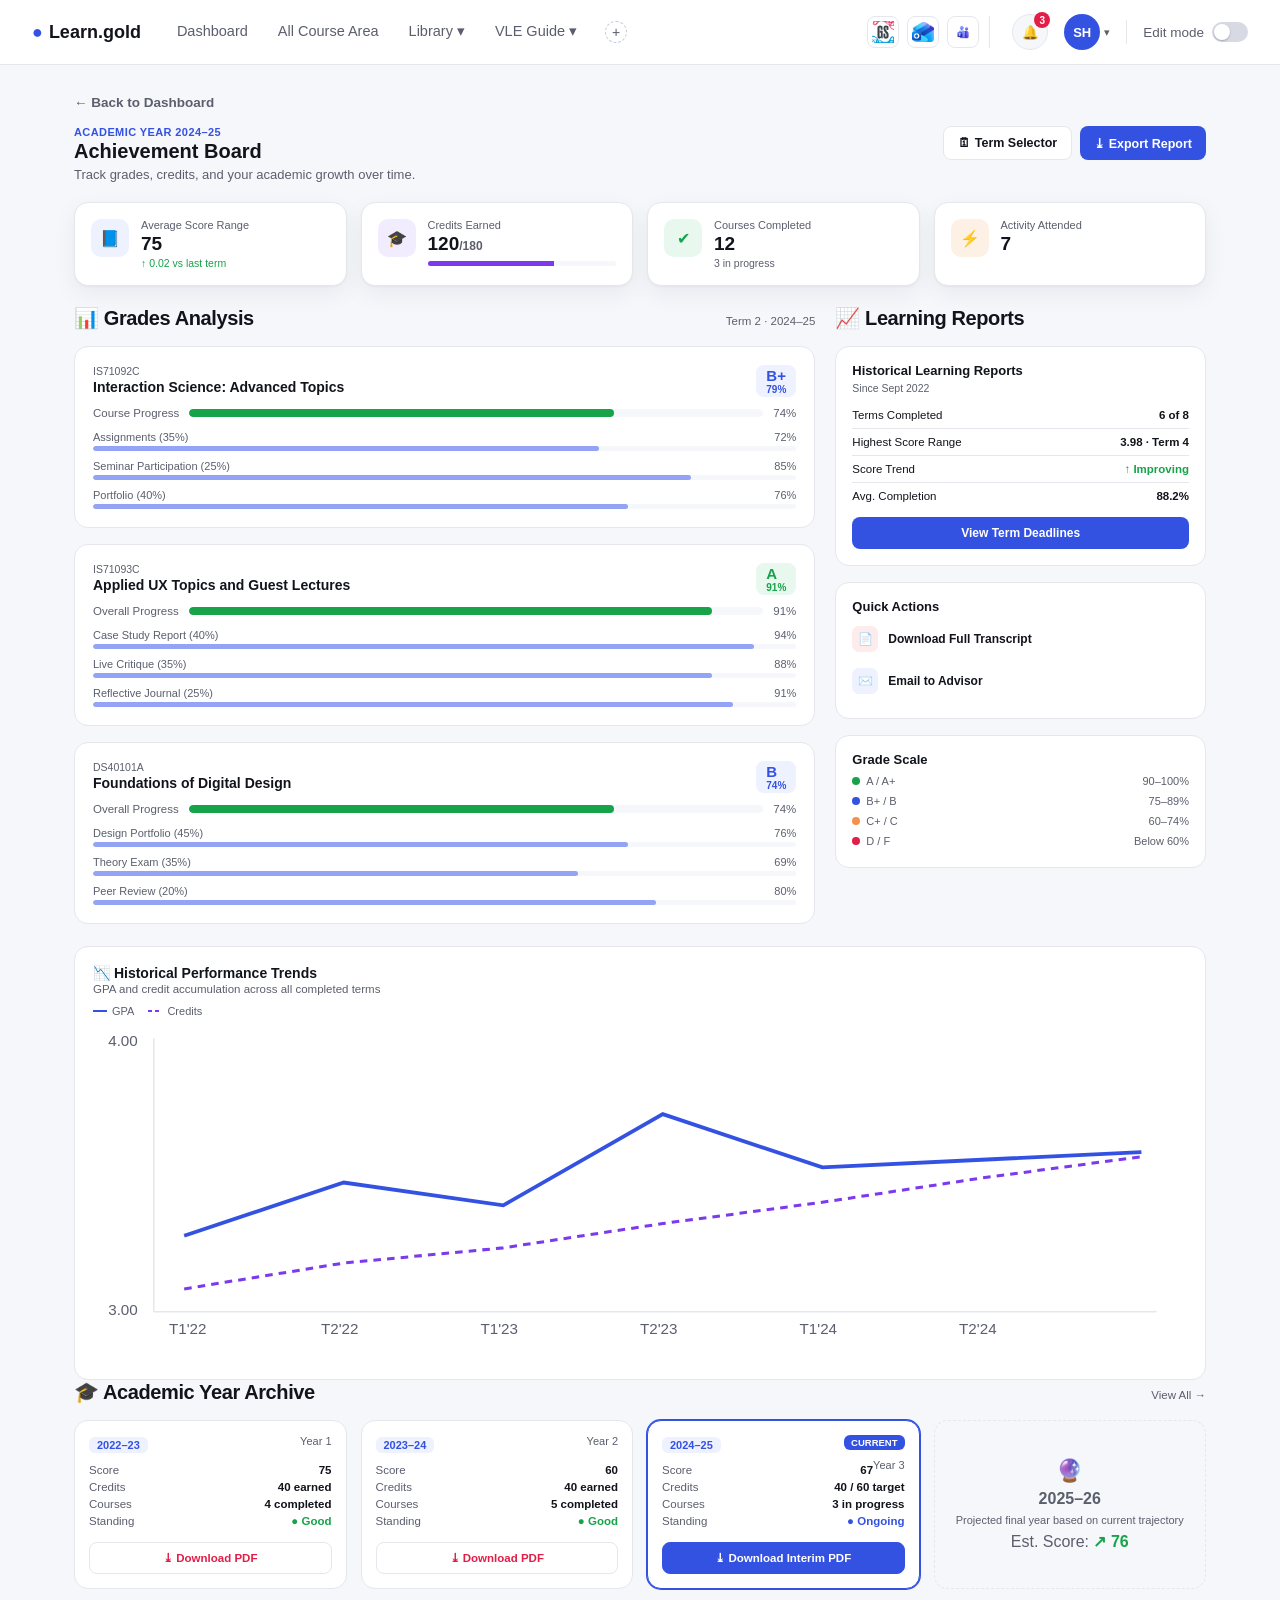
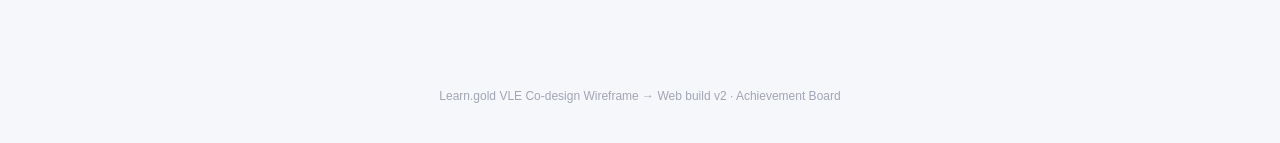
<file: v3-achievement.html>
<!DOCTYPE html>
<html lang="zh-Hant">
<head>
<meta charset="UTF-8">
<meta name="viewport" content="width=device-width, initial-scale=1.0">
<title>Achievement Board · Learn.gold</title>
<link rel="stylesheet" href="v3-styles.css">
</head>
<body>

<nav class="topnav">
  <div class="nav-left">
    <div class="brand"><span class="dot">●</span>Learn.gold</div>
    <div class="nav-links">
      <a href="v3-dashboard.html">Dashboard</a>
      <a href="v3-all-courses.html">All Course Area</a>
      <a href="https://www.gold.ac.uk/library/">Library ▾</a>
      <a href="https://www.gold.ac.uk/students/vle/">VLE Guide ▾</a>
      <!-- add-to-nav: pick extra shortcuts to pin into the navigation bar -->
      <div class="nav-add">
        <button class="nav-add-btn" id="navAddBtn" title="Add a shortcut to the navigation bar" aria-haspopup="true">+</button>
        <div class="nav-add-panel" id="navAddPanel">
          <div class="nav-add-head">Add to navigation</div>
          <label class="nav-add-item">
            <input type="checkbox" data-nav-add="analytics" data-nav-href="v3-achievement.html">
            <span>Learning Analytics</span>
          </label>
          <label class="nav-add-item">
            <input type="checkbox" data-nav-add="calendar" data-nav-href="v3-calendar.html">
            <span>Calendar</span>
          </label>
        </div>
      </div>
    </div>
  </div>
  <div class="nav-right">
    <div class="brand-icons">
      <button class="brand-icon-btn" title="my goldsmiths"><img src="assets/icon-goldsmiths.png" alt="My Goldsmiths"></button>
      <button class="brand-icon-btn" title="Outlook"><img src="assets/icon-outlook.jpeg" alt="Outlook"></button>
      <button class="brand-icon-btn" title="Microsoft Teams"><img src="assets/icon-teams.jpeg" alt="Microsoft Teams"></button>
    </div>
    <button class="icon-btn" title="Notifications">🔔<span class="badge">3</span></button>
    <div class="user-menu">
      <button class="user-menu-trigger" id="userMenuBtn" aria-haspopup="true">
        <div class="avatar" title="雪莉美 Sherly">SH</div>
        <span class="chevron">▾</span>
      </button>
      <div class="user-menu-panel" id="userMenuPanel">
        <a href="#" class="um-entry">Profile</a>
        <a href="#" class="um-entry">Preferences</a>
        <a href="#" class="um-entry">Private files</a>
        <div class="um-divider"></div>
        <a href="#" class="um-entry" id="signOutBtn">Sign out</a>
      </div>
    </div>
    <div class="nav-divider"></div>
    <label class="edit-mode-toggle">
      <span>Edit mode</span>
      <input type="checkbox" id="editModeToggle">
      <span class="toggle-track"><span class="toggle-thumb"></span></span>
    </label>
  </div>
</nav>

<div class="page">

  <a href="v3-dashboard.html" class="back-link">← Back to Dashboard</a>

  <div class="achv-head">
    <div>
      <div class="eyebrow">Academic Year 2024–25</div>
      <h1>Achievement Board</h1>
      <p>Track grades, credits, and your academic growth over time.</p>
    </div>
    <div class="actions">
      <button class="ghost">🗓 Term Selector</button>
      <button class="primary">⤓ Export Report</button>
    </div>
  </div>

  <div class="metric-row">
    <div class="metric-card">
      <div class="m-ic blue">📘</div>
      <div>
        <div class="m-label">Average Score Range</div>
        <div class="m-num">75</div>
        <div class="m-sub up">↑ 0.02 vs last term</div>
      </div>
    </div>
    <div class="metric-card">
      <div class="m-ic purple">🎓</div>
      <div style="width:100%;">
        <div class="m-label">Credits Earned</div>
        <div class="m-num">120<span style="font-size:12px;color:var(--ink-soft);font-weight:600;">/180</span></div>
        <div class="m-progress"><span style="width:67%"></span></div>
      </div>
    </div>
    <div class="metric-card">
      <div class="m-ic green">✔</div>
      <div>
        <div class="m-label">Courses Completed</div>
        <div class="m-num">12</div>
        <div class="m-sub">3 in progress</div>
      </div>
    </div>
    <div class="metric-card">
      <div class="m-ic orange">⚡</div>
      <div>
        <div class="m-label">Activity Attended</div>
        <div class="m-num">7</div>
      </div>
    </div>
  </div>

  <div class="achv-columns">
    <div>
      <div class="section-sub-head"><h3>📊 Grades Analysis</h3><span class="muted-link">Term 2 · 2024–25</span></div>

      <div class="grade-card">
        <div class="grade-card-head">
          <div><div class="code">IS71092C</div><h4>Interaction Science: Advanced Topics</h4></div>
          <div class="grade-pill b">B+<div style="font-size:10px;font-weight:600;text-align:right;">79%</div></div>
        </div>
        <div class="grade-row overall"><span>Course Progress</span><div class="bar"><span style="width:74%"></span></div><span>74%</span></div>
        <div class="grade-sub-list">
          <div class="grade-sub-row"><div class="top"><span>Assignments (35%)</span><span>72%</span></div><div class="bar"><span style="width:72%"></span></div></div>
          <div class="grade-sub-row"><div class="top"><span>Seminar Participation (25%)</span><span>85%</span></div><div class="bar"><span style="width:85%"></span></div></div>
          <div class="grade-sub-row"><div class="top"><span>Portfolio (40%)</span><span>76%</span></div><div class="bar"><span style="width:76%"></span></div></div>
        </div>
      </div>

      <div class="grade-card">
        <div class="grade-card-head">
          <div><div class="code">IS71093C</div><h4>Applied UX Topics and Guest Lectures</h4></div>
          <div class="grade-pill a">A<div style="font-size:10px;font-weight:600;text-align:right;">91%</div></div>
        </div>
        <div class="grade-row overall"><span>Overall Progress</span><div class="bar"><span style="width:91%"></span></div><span>91%</span></div>
        <div class="grade-sub-list">
          <div class="grade-sub-row"><div class="top"><span>Case Study Report (40%)</span><span>94%</span></div><div class="bar"><span style="width:94%"></span></div></div>
          <div class="grade-sub-row"><div class="top"><span>Live Critique (35%)</span><span>88%</span></div><div class="bar"><span style="width:88%"></span></div></div>
          <div class="grade-sub-row"><div class="top"><span>Reflective Journal (25%)</span><span>91%</span></div><div class="bar"><span style="width:91%"></span></div></div>
        </div>
      </div>

      <div class="grade-card">
        <div class="grade-card-head">
          <div><div class="code">DS40101A</div><h4>Foundations of Digital Design</h4></div>
          <div class="grade-pill b">B<div style="font-size:10px;font-weight:600;text-align:right;">74%</div></div>
        </div>
        <div class="grade-row overall"><span>Overall Progress</span><div class="bar"><span style="width:74%"></span></div><span>74%</span></div>
        <div class="grade-sub-list">
          <div class="grade-sub-row"><div class="top"><span>Design Portfolio (45%)</span><span>76%</span></div><div class="bar"><span style="width:76%"></span></div></div>
          <div class="grade-sub-row"><div class="top"><span>Theory Exam (35%)</span><span>69%</span></div><div class="bar"><span style="width:69%"></span></div></div>
          <div class="grade-sub-row"><div class="top"><span>Peer Review (20%)</span><span>80%</span></div><div class="bar"><span style="width:80%"></span></div></div>
        </div>
      </div>
    </div>

    <div>
      <div class="section-sub-head"><h3>📈 Learning Reports</h3></div>
      <div class="report-card">
        <h4>Historical Learning Reports</h4>
        <p class="muted">Since Sept 2022</p>
        <div class="report-line"><span>Terms Completed</span><span class="val">6 of 8</span></div>
        <div class="report-line"><span>Highest Score Range</span><span class="val">3.98 · Term 4</span></div>
        <div class="report-line"><span>Score Trend</span><span class="val up">↑ Improving</span></div>
        <div class="report-line"><span>Avg. Completion</span><span class="val">88.2%</span></div>
        <button class="primary">View Term Deadlines</button>
      </div>

      <div class="report-card">
        <h4>Quick Actions</h4>
        <div class="quick-action-row qred"><div class="qi">📄</div>Download Full Transcript</div>
        <div class="quick-action-row qblue"><div class="qi">✉️</div>Email to Advisor</div>
      </div>

      <div class="report-card">
        <h4>Grade Scale</h4>
        <div class="scale-row"><span><span class="dot" style="background:var(--green)"></span>A / A+</span><span>90–100%</span></div>
        <div class="scale-row"><span><span class="dot" style="background:var(--blue)"></span>B+ / B</span><span>75–89%</span></div>
        <div class="scale-row"><span><span class="dot" style="background:var(--orange)"></span>C+ / C</span><span>60–74%</span></div>
        <div class="scale-row"><span><span class="dot" style="background:var(--red)"></span>D / F</span><span>Below 60%</span></div>
      </div>
    </div>
  </div>

  <div class="trend-card">
    <h4>📉 Historical Performance Trends</h4>
    <p>GPA and credit accumulation across all completed terms</p>
    <div class="trend-legend"><span><i></i>GPA</span><span><i class="dashed"></i>Credits</span></div>
    <svg viewBox="0 0 720 220" style="width:100%;height:auto;">
      <line x1="40" y1="10" x2="40" y2="190" stroke="var(--line)"/>
      <line x1="40" y1="190" x2="700" y2="190" stroke="var(--line)"/>
      <polyline fill="none" stroke="#3452e1" stroke-width="2.5"
        points="60,140 165,105 270,120 375,60 480,95 585,90 690,85"/>
      <polyline fill="none" stroke="#7c3aed" stroke-width="2" stroke-dasharray="5,4"
        points="60,175 165,158 270,148 375,132 480,118 585,102 690,88"/>
      <g font-size="10" fill="var(--ink-soft)">
        <text x="50" y="205">T1'22</text>
        <text x="150" y="205">T2'22</text>
        <text x="255" y="205">T1'23</text>
        <text x="360" y="205">T2'23</text>
        <text x="465" y="205">T1'24</text>
        <text x="570" y="205">T2'24</text>
        <text x="10" y="15">4.00</text>
        <text x="10" y="192">3.00</text>
      </g>
    </svg>
  </div>

  <div class="section-sub-head"><h3>🎓 Academic Year Archive</h3><a class="muted-link" href="#">View All →</a></div>
  <div class="archive-grid">
    <div class="archive-card">
      <span class="archive-year-tag">2022–23</span><span class="yr">Year 1</span>
      <div class="archive-stat"><span>Score</span><b>75</b></div>
      <div class="archive-stat"><span>Credits</span><b>40 earned</b></div>
      <div class="archive-stat"><span>Courses</span><b>4 completed</b></div>
      <div class="archive-stat"><span>Standing</span><b style="color:var(--green)">● Good</b></div>
      <button class="pdf-btn">⤓ Download PDF</button>
    </div>
    <div class="archive-card">
      <span class="archive-year-tag">2023–24</span><span class="yr">Year 2</span>
      <div class="archive-stat"><span>Score</span><b>60</b></div>
      <div class="archive-stat"><span>Credits</span><b>40 earned</b></div>
      <div class="archive-stat"><span>Courses</span><b>5 completed</b></div>
      <div class="archive-stat"><span>Standing</span><b style="color:var(--green)">● Good</b></div>
      <button class="pdf-btn">⤓ Download PDF</button>
    </div>
    <div class="archive-card current">
      <span class="archive-year-tag">2024–25</span><span class="cur-badge">CURRENT</span>
      <div style="clear:both;"></div>
      <span class="yr">Year 3</span>
      <div class="archive-stat"><span>Score</span><b>67</b></div>
      <div class="archive-stat"><span>Credits</span><b>40 / 60 target</b></div>
      <div class="archive-stat"><span>Courses</span><b>3 in progress</b></div>
      <div class="archive-stat"><span>Standing</span><b style="color:var(--blue)">● Ongoing</b></div>
      <button class="pdf-btn">⤓ Download Interim PDF</button>
    </div>
    <div class="archive-card projected">
      <div class="proj-icon">🔮</div>
      <b>2025–26</b>
      <p style="font-size:11px;margin:6px 0;">Projected final year based on current trajectory</p>
      <div>Est. Score: <span class="est">↗ 76</span></div>
    </div>
  </div>

</div>

<footer class="page-footer">Learn.gold VLE Co-design Wireframe → Web build v2 · Achievement Board</footer>

<script src="v3-script.js"></script>
</body>
</html>
</file>
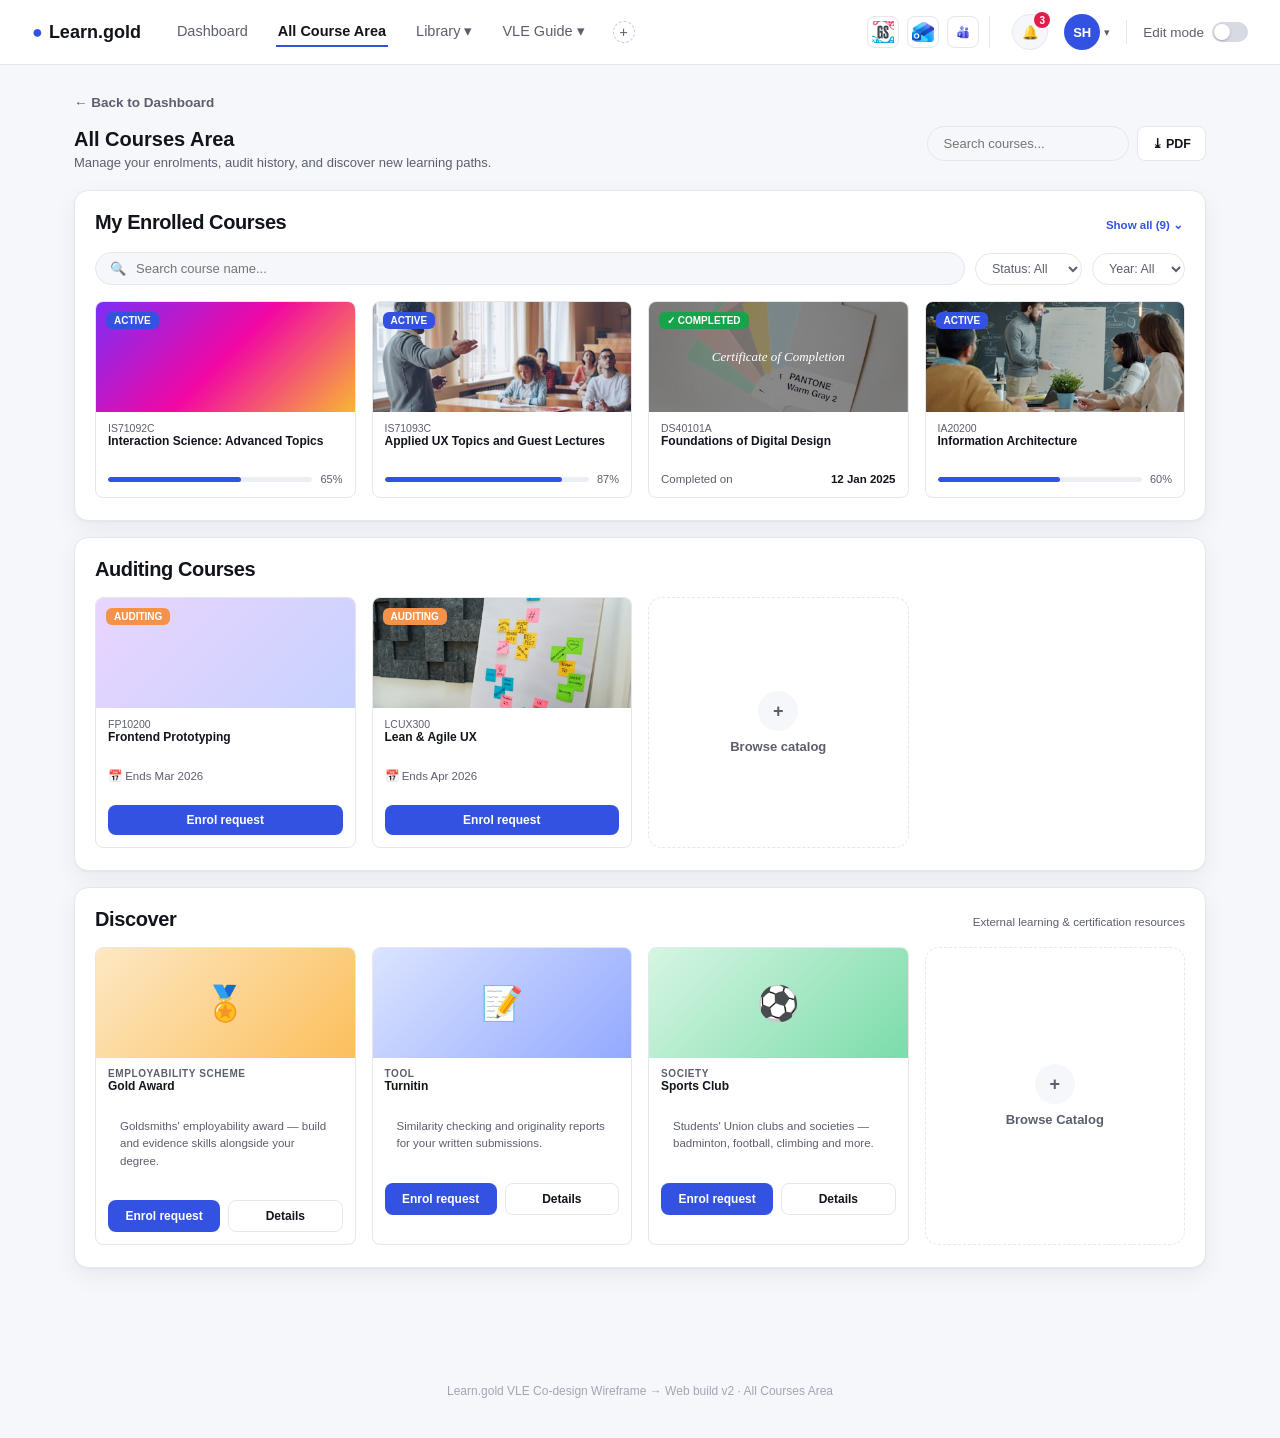
<file: v3-all-courses.html>
<!DOCTYPE html>
<html lang="zh-Hant">
<head>
<meta charset="UTF-8">
<meta name="viewport" content="width=device-width, initial-scale=1.0">
<title>All Courses Area · Learn.gold</title>
<link rel="stylesheet" href="v3-styles.css">
</head>
<body>

<nav class="topnav">
  <div class="nav-left">
    <div class="brand"><span class="dot">●</span>Learn.gold</div>
    <div class="nav-links">
      <a href="v3-dashboard.html">Dashboard</a>
      <a href="v3-all-courses.html" class="active">All Course Area</a>
      <a href="https://www.gold.ac.uk/library/">Library ▾</a>
      <a href="https://www.gold.ac.uk/students/vle/">VLE Guide ▾</a>
      <!-- add-to-nav: pick extra shortcuts to pin into the navigation bar -->
      <div class="nav-add">
        <button class="nav-add-btn" id="navAddBtn" title="Add a shortcut to the navigation bar" aria-haspopup="true">+</button>
        <div class="nav-add-panel" id="navAddPanel">
          <div class="nav-add-head">Add to navigation</div>
          <label class="nav-add-item">
            <input type="checkbox" data-nav-add="analytics" data-nav-href="v3-achievement.html">
            <span>Learning Analytics</span>
          </label>
          <label class="nav-add-item">
            <input type="checkbox" data-nav-add="calendar" data-nav-href="v3-calendar.html">
            <span>Calendar</span>
          </label>
        </div>
      </div>
    </div>
  </div>
  <div class="nav-right">
    <div class="brand-icons">
      <button class="brand-icon-btn" title="my goldsmiths"><img src="assets/icon-goldsmiths.png" alt="My Goldsmiths"></button>
      <button class="brand-icon-btn" title="Outlook"><img src="assets/icon-outlook.jpeg" alt="Outlook"></button>
      <button class="brand-icon-btn" title="Microsoft Teams"><img src="assets/icon-teams.jpeg" alt="Microsoft Teams"></button>
    </div>
    <button class="icon-btn" title="Notifications">🔔<span class="badge">3</span></button>
    <div class="user-menu">
      <button class="user-menu-trigger" id="userMenuBtn" aria-haspopup="true">
        <div class="avatar" title="雪莉美 Sherly">SH</div>
        <span class="chevron">▾</span>
      </button>
      <div class="user-menu-panel" id="userMenuPanel">
        <a href="#" class="um-entry">Profile</a>
        <a href="#" class="um-entry">Preferences</a>
        <a href="#" class="um-entry">Private files</a>
        <div class="um-divider"></div>
        <a href="#" class="um-entry" id="signOutBtn">Sign out</a>
      </div>
    </div>
    <div class="nav-divider"></div>
    <label class="edit-mode-toggle">
      <span>Edit mode</span>
      <input type="checkbox" id="editModeToggle">
      <span class="toggle-track"><span class="toggle-thumb"></span></span>
    </label>
  </div>
</nav>

<div class="page">

  <a href="v3-dashboard.html" class="back-link">← Back to Dashboard</a>

  <div class="achv-head">
    <div>
      <h1>All Courses Area</h1>
      <p>Manage your enrolments, audit history, and discover new learning paths.</p>
    </div>
    <div class="actions">
      <div class="search-box"><input type="search" id="allCoursesSearch" placeholder="Search courses..."></div>
      <button class="ghost">⤓ PDF</button>
    </div>
  </div>

  <section class="area-card">
  <div class="section-sub-head">
    <h3>My Enrolled Courses</h3>
    <button class="row-toggle" id="enrolledToggle" data-grid="enrolledGrid">Show all ⌄</button>
  </div>
  <form class="filter-bar area-filter" id="enrolledFilter" onsubmit="return false;">
    <div class="search-box">🔍 <input type="search" placeholder="Search course name..."></div>
    <select class="filter-select" data-filter="status">
      <option value="">Status: All</option>
      <option value="active">Active</option>
      <option value="completed">Completed</option>
    </select>
    <select class="filter-select" data-filter="year">
      <option value="">Year: All</option>
      <option value="1">Year 1</option>
      <option value="2">Year 2</option>
      <option value="3">Year 3</option>
    </select>
  </form>
  <div class="course-grid clamped" id="enrolledGrid">
    <div class="course-card" data-name="interaction science advanced topics" data-status="active" data-year="2" onclick="location.href='v3-course-is.html'">
      <div class="course-cover" style="background:linear-gradient(135deg,#7b2ff7,#f107a3,#f7b733);">
        <span class="enroll-badge active">ACTIVE</span>
      </div>
      <div class="course-body">
        <div style="font-size:10.5px;color:var(--ink-soft);">IS71092C</div>
        <div class="course-title">Interaction Science: Advanced Topics</div>
        <div class="course-progress"><div class="progress-bar"><span style="width:65%"></span></div><span class="pct">65%</span></div>
      </div>
    </div>
    <div class="course-card" data-name="applied ux topics and guest lectures" data-status="active" data-year="3" onclick="location.href='v3-course.html'">
      <div class="course-cover" style="background-image:url('assets/course-images/applieduxguest-400x220.jpg')">
        <span class="enroll-badge active">ACTIVE</span>
      </div>
      <div class="course-body">
        <div style="font-size:10.5px;color:var(--ink-soft);">IS71093C</div>
        <div class="course-title">Applied UX Topics and Guest Lectures</div>
        <div class="course-progress"><div class="progress-bar"><span style="width:87%"></span></div><span class="pct">87%</span></div>
      </div>
    </div>
    <div class="course-card" data-name="foundations of digital design" data-status="completed" data-year="1">
      <div class="course-cover" style="background-image:linear-gradient(rgba(0,0,0,.45),rgba(0,0,0,.45)), url('assets/course-images/foundationdigitaldesign-400x220.jpg');background-size:cover;background-position:center;display:flex;align-items:center;justify-content:center;">
        <span class="enroll-badge complete">✓ COMPLETED</span>
        <span style="font-family:serif;font-style:italic;color:#fff;font-size:13px;">Certificate of Completion</span>
      </div>
      <div class="course-body">
        <div style="font-size:10.5px;color:var(--ink-soft);">DS40101A</div>
        <div class="course-title">Foundations of Digital Design</div>
        <div class="completed-tag"><span>Completed on</span><b>12 Jan 2025</b></div>
      </div>
    </div>
    <div class="course-card" data-name="information architecture" data-status="active" data-year="2">
      <div class="course-cover" style="background-image:url('assets/course-images/course2-400x220.jpg')">
        <span class="enroll-badge active">ACTIVE</span>
      </div>
      <div class="course-body">
        <div style="font-size:10.5px;color:var(--ink-soft);">IA20200</div>
        <div class="course-title">Information Architecture</div>
        <div class="course-progress"><div class="progress-bar"><span style="width:60%"></span></div><span class="pct">60%</span></div>
      </div>
    </div>
    <div class="course-card" data-name="usability testing and evaluation" data-status="active" data-year="2">
      <div class="course-cover" style="background-image:url('assets/course-images/course4-400x220.jpg')">
        <span class="enroll-badge active">ACTIVE</span>
      </div>
      <div class="course-body">
        <div style="font-size:10.5px;color:var(--ink-soft);">UT30300</div>
        <div class="course-title">Usability Testing &amp; Evaluation</div>
        <div class="course-progress"><div class="progress-bar"><span style="width:70%"></span></div><span class="pct">70%</span></div>
      </div>
    </div>
    <div class="course-card" data-name="visual design and typography" data-status="active" data-year="1">
      <div class="course-cover" style="background-image:url('assets/course-images/course5-400x220.jpg')">
        <span class="enroll-badge active">ACTIVE</span>
      </div>
      <div class="course-body">
        <div style="font-size:10.5px;color:var(--ink-soft);">VD40200</div>
        <div class="course-title">Visual Design &amp; Typography</div>
        <div class="course-progress"><div class="progress-bar"><span style="width:45%"></span></div><span class="pct">45%</span></div>
      </div>
    </div>
    <div class="course-card" data-name="user research methods" data-status="active" data-year="1">
      <div class="course-cover" style="background-image:url('assets/course-images/course9-400x220.jpg')">
        <span class="enroll-badge active">ACTIVE</span>
      </div>
      <div class="course-body">
        <div style="font-size:10.5px;color:var(--ink-soft);">UR20400</div>
        <div class="course-title">User Research Methods</div>
        <div class="course-progress"><div class="progress-bar"><span style="width:38%"></span></div><span class="pct">38%</span></div>
      </div>
    </div>
    <div class="course-card" data-name="design systems and component libraries" data-status="active" data-year="3">
      <div class="course-cover" style="background-image:url('assets/course-images/course7-400x220.jpg')">
        <span class="enroll-badge active">ACTIVE</span>
      </div>
      <div class="course-body">
        <div style="font-size:10.5px;color:var(--ink-soft);">DS60200</div>
        <div class="course-title">Design Systems &amp; Component Libraries</div>
        <div class="course-progress"><div class="progress-bar"><span style="width:20%"></span></div><span class="pct">20%</span></div>
      </div>
    </div>
    <div class="course-card" data-name="human-computer interaction" data-status="completed" data-year="3">
      <div class="course-cover" style="background:#ececec;display:flex;align-items:center;justify-content:center;">
        <span class="enroll-badge complete">✓ COMPLETED</span>
        <span style="font-family:serif;font-style:italic;color:#999;font-size:13px;">Certificate of Completion</span>
      </div>
      <div class="course-body">
        <div style="font-size:10.5px;color:var(--ink-soft);">HCI50100</div>
        <div class="course-title">Human-Computer Interaction</div>
        <div class="completed-tag"><span>Completed on</span><b>03 Jun 2025</b></div>
      </div>
    </div>
  </div>

  </section>

  <section class="area-card">
  <div class="section-sub-head"><h3>Auditing Courses</h3></div>
  <div class="course-grid">
    <div class="course-card">
      <div class="course-cover audit-cover">
        <span class="enroll-badge auditing">AUDITING</span>
      </div>
      <div class="course-body">
        <div style="font-size:10.5px;color:var(--ink-soft);">FP10200</div>
        <div class="course-title">Frontend Prototyping</div>
        <div style="font-size:11.5px;color:var(--ink-soft);">📅 Ends Mar 2026</div>
      </div>
      <div class="enroll-actions"><button class="enroll-primary">Enrol request</button></div>
    </div>
    <div class="course-card">
      <div class="course-cover" style="background-image:url('assets/course-images/leanagile-400x220.jpg')">
        <span class="enroll-badge auditing">AUDITING</span>
      </div>
      <div class="course-body">
        <div style="font-size:10.5px;color:var(--ink-soft);">LCUX300</div>
        <div class="course-title">Lean &amp; Agile UX</div>
        <div style="font-size:11.5px;color:var(--ink-soft);">📅 Ends Apr 2026</div>
      </div>
      <div class="enroll-actions"><button class="enroll-primary">Enrol request</button></div>
    </div>
    <div class="browse-card" data-browse="auditing">
      <div class="plus-circle">+</div>
      Browse catalog
    </div>
  </div>

  </section>

  <section class="area-card">
  <div class="section-sub-head"><h3>Discover</h3>
    <span class="muted-link">External learning &amp; certification resources</span></div>
  <div class="course-grid">
    <div class="course-card discover-card">
      <div class="course-cover res-cover gold"><span class="res-emoji">🏅</span></div>
      <div class="course-body">
        <div class="res-kind">Employability scheme</div>
        <div class="course-title">Gold Award</div>
        <p>Goldsmiths' employability award — build and evidence skills alongside your degree.</p>
      </div>
      <div class="enroll-actions">
        <button class="enroll-primary">Enrol request</button>
        <button class="enroll-secondary">Details</button>
      </div>
    </div>
    <div class="course-card discover-card">
      <div class="course-cover res-cover blue"><span class="res-emoji">📝</span></div>
      <div class="course-body">
        <div class="res-kind">Tool</div>
        <div class="course-title">Turnitin</div>
        <p>Similarity checking and originality reports for your written submissions.</p>
      </div>
      <div class="enroll-actions">
        <button class="enroll-primary">Enrol request</button>
        <button class="enroll-secondary">Details</button>
      </div>
    </div>
    <div class="course-card discover-card">
      <div class="course-cover res-cover green"><span class="res-emoji">⚽</span></div>
      <div class="course-body">
        <div class="res-kind">Society</div>
        <div class="course-title">Sports Club</div>
        <p>Students' Union clubs and societies — badminton, football, climbing and more.</p>
      </div>
      <div class="enroll-actions">
        <button class="enroll-primary">Enrol request</button>
        <button class="enroll-secondary">Details</button>
      </div>
    </div>
    <div class="browse-card" onclick="alert('Course catalog demo — not wired up yet.')">
      <div class="plus-circle">+</div>
      Browse Catalog
    </div>
  </div>
  </section>

</div>

<footer class="page-footer">Learn.gold VLE Co-design Wireframe → Web build v2 · All Courses Area</footer>

<script src="v3-script.js"></script>
</body>
</html>
</file>
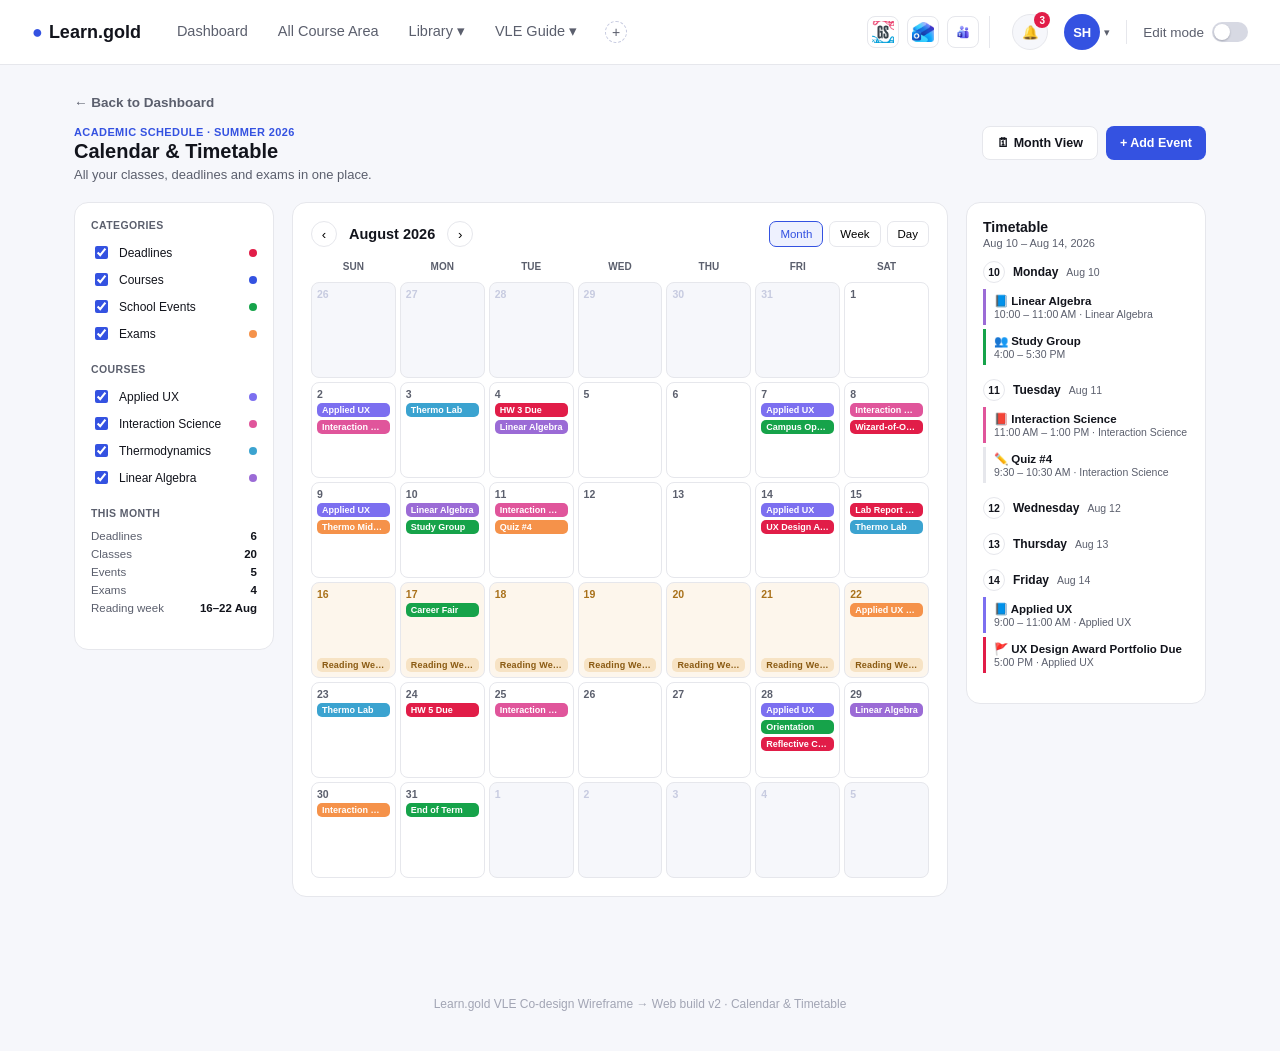
<file: v3-calendar.html>
<!DOCTYPE html>
<html lang="zh-Hant">
<head>
<meta charset="UTF-8">
<meta name="viewport" content="width=device-width, initial-scale=1.0">
<title>Calendar & Timetable · Learn.gold</title>
<link rel="stylesheet" href="v3-styles.css">
</head>
<body>

<nav class="topnav">
  <div class="nav-left">
    <div class="brand"><span class="dot">●</span>Learn.gold</div>
    <div class="nav-links">
      <a href="v3-dashboard.html">Dashboard</a>
      <a href="v3-all-courses.html">All Course Area</a>
      <a href="https://www.gold.ac.uk/library/">Library ▾</a>
      <a href="https://www.gold.ac.uk/students/vle/">VLE Guide ▾</a>
      <!-- add-to-nav: pick extra shortcuts to pin into the navigation bar -->
      <div class="nav-add">
        <button class="nav-add-btn" id="navAddBtn" title="Add a shortcut to the navigation bar" aria-haspopup="true">+</button>
        <div class="nav-add-panel" id="navAddPanel">
          <div class="nav-add-head">Add to navigation</div>
          <label class="nav-add-item">
            <input type="checkbox" data-nav-add="analytics" data-nav-href="v3-achievement.html">
            <span>Learning Analytics</span>
          </label>
          <label class="nav-add-item">
            <input type="checkbox" data-nav-add="calendar" data-nav-href="v3-calendar.html">
            <span>Calendar</span>
          </label>
        </div>
      </div>
    </div>
  </div>
  <div class="nav-right">
    <div class="brand-icons">
      <button class="brand-icon-btn" title="my goldsmiths"><img src="assets/icon-goldsmiths.png" alt="My Goldsmiths"></button>
      <button class="brand-icon-btn" title="Outlook"><img src="assets/icon-outlook.jpeg" alt="Outlook"></button>
      <button class="brand-icon-btn" title="Microsoft Teams"><img src="assets/icon-teams.jpeg" alt="Microsoft Teams"></button>
    </div>
    <button class="icon-btn" title="Notifications">🔔<span class="badge">3</span></button>
    <div class="user-menu">
      <button class="user-menu-trigger" id="userMenuBtn" aria-haspopup="true">
        <div class="avatar" title="雪莉美 Sherly">SH</div>
        <span class="chevron">▾</span>
      </button>
      <div class="user-menu-panel" id="userMenuPanel">
        <a href="#" class="um-entry">Profile</a>
        <a href="#" class="um-entry">Preferences</a>
        <a href="#" class="um-entry">Private files</a>
        <div class="um-divider"></div>
        <a href="#" class="um-entry" id="signOutBtn">Sign out</a>
      </div>
    </div>
    <div class="nav-divider"></div>
    <label class="edit-mode-toggle">
      <span>Edit mode</span>
      <input type="checkbox" id="editModeToggle">
      <span class="toggle-track"><span class="toggle-thumb"></span></span>
    </label>
  </div>
</nav>

<div class="page">

  <a href="v3-dashboard.html" class="back-link">← Back to Dashboard</a>

  <div class="achv-head">
    <div>
      <div class="eyebrow">Academic Schedule · Summer 2026</div>
      <h1>Calendar &amp; Timetable</h1>
      <p>All your classes, deadlines and exams in one place.</p>
    </div>
    <div class="actions">
      <button class="ghost">🗓 Month View</button>
      <button class="primary" id="addEventBtn">+ Add Event</button>
    </div>
  </div>

  <div class="cal-layout">

    <div>
      <div class="cal-filter-card">
        <div class="cal-filter-group">
          <h5>Categories</h5>
          <label class="cal-filter-item"><input type="checkbox" checked data-cal-filter="deadline"> Deadlines <span class="dot" style="background:var(--red)"></span></label>
          <label class="cal-filter-item"><input type="checkbox" checked data-cal-filter="courses"> Courses <span class="dot" style="background:var(--blue)"></span></label>
          <label class="cal-filter-item"><input type="checkbox" checked data-cal-filter="event"> School Events <span class="dot" style="background:var(--green)"></span></label>
          <label class="cal-filter-item"><input type="checkbox" checked data-cal-filter="exam"> Exams <span class="dot" style="background:var(--orange)"></span></label>
        </div>
        <div class="cal-filter-group">
          <h5>Courses</h5>
          <label class="cal-filter-item"><input type="checkbox" checked data-cal-course="calc"> Applied UX <span class="dot" style="background:#7c6ff0"></span></label>
          <label class="cal-filter-item"><input type="checkbox" checked data-cal-course="ds"> Interaction Science <span class="dot" style="background:#e0559b"></span></label>
          <label class="cal-filter-item"><input type="checkbox" checked data-cal-course="thermo"> Thermodynamics <span class="dot" style="background:#3ba3d0"></span></label>
          <label class="cal-filter-item"><input type="checkbox" checked data-cal-course="linalg"> Linear Algebra <span class="dot" style="background:#9b6bd6"></span></label>
        </div>
        <div class="cal-filter-group">
          <h5>This Month</h5>
          <div class="cal-stat-line"><span>Deadlines</span><b>6</b></div>
          <div class="cal-stat-line"><span>Classes</span><b>20</b></div>
          <div class="cal-stat-line"><span>Events</span><b>5</b></div>
          <div class="cal-stat-line"><span>Exams</span><b>4</b></div>
          <div class="cal-stat-line"><span>Reading week</span><b>16–22 Aug</b></div>
        </div>
      </div>
    </div>

    <div class="cal-main">
      <div class="cal-main-head">
        <div class="cal-nav">
          <button class="cal-nav-btn">‹</button>
          <span class="cal-month-title">August 2026</span>
          <button class="cal-nav-btn">›</button>
        </div>
        <div class="view-btns">
          <button class="active">Month</button>
          <button>Week</button>
          <button>Day</button>
        </div>
      </div>
      <div class="cal-grid7">
        <div class="dow">SUN</div><div class="dow">MON</div><div class="dow">TUE</div><div class="dow">WED</div><div class="dow">THU</div><div class="dow">FRI</div><div class="dow">SAT</div>

        <div class="cal-day-box dim"><span class="dnum">26</span></div>
        <div class="cal-day-box dim"><span class="dnum">27</span></div>
        <div class="cal-day-box dim"><span class="dnum">28</span></div>
        <div class="cal-day-box dim"><span class="dnum">29</span></div>
        <div class="cal-day-box dim"><span class="dnum">30</span></div>
        <div class="cal-day-box dim"><span class="dnum">31</span></div>
        <div class="cal-day-box"><span class="dnum">1</span></div>

        <div class="cal-day-box"><span class="dnum">2</span><span class="cal-chip calc">Applied UX</span><span class="cal-chip ds">Interaction Science</span></div>
        <div class="cal-day-box"><span class="dnum">3</span><span class="cal-chip thermo">Thermo Lab</span></div>
        <div class="cal-day-box"><span class="dnum">4</span><span class="cal-chip deadline" data-course="linalg" data-date="Tue 4 Aug 2026" data-due="23:59" data-code="MA30100" data-module="Linear Algebra" data-assessment="v3-assignment.html">HW 3 Due</span><span class="cal-chip linalg">Linear Algebra</span></div>
        <div class="cal-day-box"><span class="dnum">5</span></div>
        <div class="cal-day-box"><span class="dnum">6</span></div>
        <div class="cal-day-box"><span class="dnum">7</span><span class="cal-chip calc">Applied UX</span><span class="cal-chip event">Campus Open Day</span></div>
        <div class="cal-day-box"><span class="dnum">8</span><span class="cal-chip ds">Interaction Science</span><span class="cal-chip deadline" data-course="ds" data-date="Sat 8 Aug 2026" data-due="17:00" data-code="IS71092D" data-module="Interaction Science: Advanced Topics" data-assessment="v3-assignment-is.html">Wizard-of-Oz Study Report Due</span></div>

        <div class="cal-day-box"><span class="dnum">9</span><span class="cal-chip calc">Applied UX</span><span class="cal-chip exam" data-course="thermo">Thermo Midterm</span></div>
        <div class="cal-day-box"><span class="dnum">10</span><span class="cal-chip linalg">Linear Algebra</span><span class="cal-chip event">Study Group</span></div>
        <div class="cal-day-box"><span class="dnum">11</span><span class="cal-chip ds">Interaction Science</span><span class="cal-chip exam" data-course="ds">Quiz #4</span></div>
        <div class="cal-day-box"><span class="dnum">12</span></div>
        <div class="cal-day-box"><span class="dnum">13</span></div>
        <div class="cal-day-box"><span class="dnum">14</span><span class="cal-chip calc">Applied UX</span><span class="cal-chip deadline" data-course="calc" data-date="Fri 14 Aug 2026" data-due="17:00" data-code="IS71093C" data-module="Applied UX Topics and Guest Lectures" data-assessment="v3-assignment.html">UX Design Award Portfolio Due</span></div>
        <div class="cal-day-box"><span class="dnum">15</span><span class="cal-chip deadline" data-course="thermo" data-date="Sat 15 Aug 2026" data-due="12:00" data-code="TH20400" data-module="Thermodynamics" data-assessment="v3-assignment.html">Lab Report Due</span><span class="cal-chip thermo">Thermo Lab</span></div>

        <div class="cal-day-box reading-week"><span class="dnum">16</span><span class="cal-chip event reading">Reading Week</span></div>
        <div class="cal-day-box reading-week"><span class="dnum">17</span><span class="cal-chip event">Career Fair</span><span class="cal-chip event reading">Reading Week</span></div>
        <div class="cal-day-box reading-week"><span class="dnum">18</span><span class="cal-chip event reading">Reading Week</span></div>
        <div class="cal-day-box reading-week"><span class="dnum">19</span><span class="cal-chip event reading">Reading Week</span></div>
        <div class="cal-day-box reading-week"><span class="dnum">20</span><span class="cal-chip event reading">Reading Week</span></div>
        <div class="cal-day-box reading-week"><span class="dnum">21</span><span class="cal-chip event reading">Reading Week</span></div>
        <div class="cal-day-box reading-week"><span class="dnum">22</span><span class="cal-chip exam" data-course="calc">Applied UX Final Exam</span><span class="cal-chip event reading">Reading Week</span></div>

        <div class="cal-day-box"><span class="dnum">23</span><span class="cal-chip thermo">Thermo Lab</span></div>
        <div class="cal-day-box"><span class="dnum">24</span><span class="cal-chip deadline" data-course="linalg" data-date="Mon 24 Aug 2026" data-due="23:59" data-code="MA30100" data-module="Linear Algebra" data-assessment="v3-assignment.html">HW 5 Due</span></div>
        <div class="cal-day-box"><span class="dnum">25</span><span class="cal-chip ds">Interaction Science</span></div>
        <div class="cal-day-box"><span class="dnum">26</span></div>
        <div class="cal-day-box"><span class="dnum">27</span></div>
        <div class="cal-day-box"><span class="dnum">28</span><span class="cal-chip calc">Applied UX</span><span class="cal-chip event">Orientation</span><span class="cal-chip deadline" data-course="calc" data-date="Fri 28 Aug 2026" data-due="14:00" data-code="IS71093C" data-module="Applied UX Topics and Guest Lectures" data-assessment="v3-assignment.html">Reflective Case Study Report Due</span></div>
        <div class="cal-day-box"><span class="dnum">29</span><span class="cal-chip linalg">Linear Algebra</span></div>

        <div class="cal-day-box"><span class="dnum">30</span><span class="cal-chip exam" data-course="ds">Interaction Science Final Exam</span></div>
        <div class="cal-day-box"><span class="dnum">31</span><span class="cal-chip event">End of Term</span></div>
        <div class="cal-day-box dim"><span class="dnum">1</span></div>
        <div class="cal-day-box dim"><span class="dnum">2</span></div>
        <div class="cal-day-box dim"><span class="dnum">3</span></div>
        <div class="cal-day-box dim"><span class="dnum">4</span></div>
        <div class="cal-day-box dim"><span class="dnum">5</span></div>
      </div>
    </div>

    <div>
      <div class="cal-week-card">
        <h4 style="margin:0 0 2px;font-size:14px;">Timetable</h4>
        <p style="margin:0 0 12px;font-size:11px;color:var(--ink-soft);">Aug 10 – Aug 14, 2026</p>

        <div class="week-ahead-day">
          <div class="wd-head"><span class="wd-num">10</span>Monday <span class="wd-date">Aug 10</span></div>
          <div class="week-ahead-item linalg"><span class="wi-title">📘 Linear Algebra</span><span class="wi-meta">10:00 – 11:00 AM · Linear Algebra</span></div>
          <div class="week-ahead-item event"><span class="wi-title">👥 Study Group</span><span class="wi-meta">4:00 – 5:30 PM</span></div>
        </div>
        <div class="week-ahead-day">
          <div class="wd-head"><span class="wd-num">11</span>Tuesday <span class="wd-date">Aug 11</span></div>
          <div class="week-ahead-item ds"><span class="wi-title">📕 Interaction Science</span><span class="wi-meta">11:00 AM – 1:00 PM · Interaction Science</span></div>
          <div class="week-ahead-item exam" data-course="ds"><span class="wi-title">✏️ Quiz #4</span><span class="wi-meta">9:30 – 10:30 AM · Interaction Science</span></div>
        </div>
        <div class="week-ahead-day">
          <div class="wd-head"><span class="wd-num">12</span>Wednesday <span class="wd-date">Aug 12</span></div>
        </div>
        <div class="week-ahead-day">
          <div class="wd-head"><span class="wd-num">13</span>Thursday <span class="wd-date">Aug 13</span></div>
        </div>
        <div class="week-ahead-day">
          <div class="wd-head"><span class="wd-num">14</span>Friday <span class="wd-date">Aug 14</span></div>
          <div class="week-ahead-item calc"><span class="wi-title">📘 Applied UX</span><span class="wi-meta">9:00 – 11:00 AM · Applied UX</span></div>
          <div class="week-ahead-item deadline" data-course="calc"><span class="wi-title">🚩 UX Design Award Portfolio Due</span><span class="wi-meta">5:00 PM · Applied UX</span></div>
        </div>
      </div>
    </div>

  </div>

</div>

<!-- Deadline detail modal: opened by clicking any deadline chip in the month grid -->
<div class="modal-overlay" id="ddlModal">
  <div class="modal-card ddl-modal">
    <div class="modal-head">
      <h3 id="ddlTitle">Deadline</h3>
      <button class="modal-close" data-close-modal="ddlModal" aria-label="Close">×</button>
    </div>
    <div class="modal-body">
      <span class="ddl-badge" id="ddlCountdown">Due soon</span>
      <dl class="ddl-facts">
        <div class="ddl-row"><dt>Date</dt><dd id="ddlDate">—</dd></div>
        <div class="ddl-row"><dt>Due by</dt><dd id="ddlDue">—</dd></div>
        <div class="ddl-row"><dt>Module code</dt><dd id="ddlCode">—</dd></div>
        <div class="ddl-row"><dt>Module</dt><dd id="ddlModule">—</dd></div>
      </dl>
      <a class="ddl-cta" id="ddlGo" href="v3-assignment.html">Go to Assessment &amp; Submission ↗</a>
      <p class="ddl-hint">Opens the module's Assessment &amp; Feedback page, where you can read the brief and upload your submission.</p>
    </div>
  </div>
</div>

<footer class="page-footer">Learn.gold VLE Co-design Wireframe → Web build v2 · Calendar &amp; Timetable</footer>

<script src="v3-script.js"></script>
</body>
</html>
</file>
<file: v3-styles.css>
:root{
  --blue:#3452e1;
  --blue-dark:#2438b0;
  --blue-light:#eef1fe;
  --green:#16a34a;
  --purple:#7c3aed;
  --red:#e11d48;
  --orange:#f5924a;
  --ink:#12141c;
  --ink-soft:#5b5f6d;
  --line:#e6e7ec;
  --bg:#f6f7fb;
  --card:#ffffff;
  --radius:14px;
  --radius-sm:8px;
  --shadow:0 1px 2px rgba(16,20,40,.04), 0 8px 24px rgba(16,20,40,.06);
  font-family:-apple-system,BlinkMacSystemFont,"Segoe UI",Roboto,Helvetica,Arial,sans-serif;
}

*{box-sizing:border-box;}
html,body{margin:0;padding:0;}
body{background:var(--bg);color:var(--ink);-webkit-font-smoothing:antialiased;}
a{color:inherit;text-decoration:none;}
ul{list-style:none;margin:0;padding:0;}
button{font-family:inherit;cursor:pointer;}

/* ---------- Top nav ---------- */
.topnav{display:flex;align-items:center;justify-content:space-between;padding:14px 32px;background:#fff;border-bottom:1px solid var(--line);position:sticky;top:0;z-index:50;}
.topnav .brand{font-weight:800;font-size:18px;color:var(--ink);display:flex;align-items:center;gap:6px;}
.topnav .brand .dot{color:var(--blue);}
.nav-left{display:flex;align-items:center;gap:34px;}
.nav-links{display:flex;align-items:center;gap:26px;font-size:14.5px;color:var(--ink-soft);}
.nav-links a{padding:6px 2px;border-bottom:2px solid transparent;}
.nav-links a.active{color:var(--ink);font-weight:600;border-color:var(--blue);}
.nav-links a:hover{color:var(--ink);}
.nav-right{display:flex;align-items:center;gap:16px;}
.icon-btn{width:36px;height:36px;border-radius:50%;display:flex;align-items:center;justify-content:center;background:var(--bg);border:1px solid var(--line);color:var(--ink-soft);position:relative;}
.icon-btn:hover{background:var(--blue-light);color:var(--blue);}
.icon-btn .badge{position:absolute;top:-3px;right:-3px;background:var(--red);color:#fff;font-size:10px;font-weight:700;border-radius:50%;width:16px;height:16px;display:flex;align-items:center;justify-content:center;}
.avatar{width:36px;height:36px;border-radius:50%;background:var(--blue);color:#fff;font-weight:700;font-size:13px;display:flex;align-items:center;justify-content:center;}
.quick-tools{display:flex;align-items:center;gap:8px;padding-right:10px;border-right:1px solid var(--line);margin-right:6px;}
.quick-tools .icon-btn{width:32px;height:32px;font-size:14px;}
.brand-icons{display:flex;align-items:center;gap:8px;padding-right:10px;border-right:1px solid var(--line);margin-right:6px;}
.brand-icon-btn{width:32px;height:32px;border-radius:8px;border:1px solid var(--line);background:#fff;display:flex;align-items:center;justify-content:center;overflow:hidden;padding:4px;}
.brand-icon-btn:hover{border-color:var(--blue);}
.brand-icon-btn img{width:100%;height:100%;object-fit:contain;}
.user-menu{position:relative;}
.user-menu-trigger{display:flex;align-items:center;gap:4px;background:none;border:none;padding:0;}
.user-menu-trigger .chevron{font-size:11px;color:var(--ink-soft);}
.user-menu-trigger:hover .chevron{color:var(--blue);}
.user-menu-panel{display:none;position:absolute;top:100%;right:0;margin-top:10px;background:#fff;border:1px solid var(--line);border-radius:10px;box-shadow:var(--shadow);padding:6px;min-width:180px;z-index:60;}
.user-menu-panel.open{display:block;}
.um-entry{display:block;font-size:13px;color:var(--ink);padding:8px 10px;border-radius:6px;}
.um-entry:hover{background:var(--blue-light);color:var(--blue);}
.um-divider{height:1px;background:var(--line);margin:6px 2px;}
.nav-divider{width:1px;height:24px;background:var(--line);}
.edit-mode-toggle{display:flex;align-items:center;gap:8px;font-size:13.5px;color:var(--ink-soft);cursor:pointer;user-select:none;}
.edit-mode-toggle input{display:none;}
.edit-mode-toggle .toggle-track{width:36px;height:20px;border-radius:20px;background:#d7d9e3;position:relative;transition:background .15s;flex:0 0 36px;}
.edit-mode-toggle .toggle-thumb{position:absolute;top:2px;left:2px;width:16px;height:16px;border-radius:50%;background:#fff;box-shadow:0 1px 2px rgba(16,20,40,.25);transition:left .15s;}
.edit-mode-toggle input:checked + .toggle-track{background:var(--blue);}
.edit-mode-toggle input:checked + .toggle-track .toggle-thumb{left:18px;}

/* ---------- Page shell ---------- */
.page{max-width:1180px;margin:0 auto;padding:28px 24px 80px;}
.page-head{display:flex;align-items:center;justify-content:space-between;margin-bottom:18px;}
.page-head h1{font-size:26px;margin:0;}

.card{background:var(--card);border:1px solid var(--line);border-radius:var(--radius);box-shadow:var(--shadow);}
.section{padding:20px 22px;margin-bottom:20px;}
.section-head{display:flex;align-items:center;justify-content:space-between;margin-bottom:14px;flex-wrap:wrap;gap:8px;}
.section-head h2{font-size:16px;margin:0;display:flex;align-items:center;gap:8px;}
.section-head .actions{display:flex;align-items:center;gap:14px;font-size:13px;}
.link-more{color:var(--blue);font-weight:600;white-space:nowrap;background:none;border:none;font-size:13px;}
.link-more:hover{text-decoration:underline;}
.muted-link{color:var(--ink-soft);}

/* Timeline */
.term-badge{display:inline-block;background:var(--blue-light);color:var(--blue);font-size:12px;font-weight:700;padding:4px 10px;border-radius:20px;margin-right:10px;}
.timeline-row{display:flex;align-items:center;font-size:13.5px;color:var(--ink-soft);margin-bottom:10px;}
.progress-wrap{display:flex;align-items:center;gap:12px;}
.progress-bar{flex:1;height:8px;background:#eceef5;border-radius:6px;overflow:hidden;}
.progress-bar > span{display:block;height:100%;background:var(--blue);border-radius:6px;}
.progress-pct{font-size:13px;font-weight:700;color:var(--blue);}
.date-row{display:flex;justify-content:space-between;font-size:12.5px;color:var(--ink-soft);margin-top:8px;}

/* Achievement */
.stat-grid{display:grid;grid-template-columns:repeat(4,1fr);gap:14px;}
.stat-card{border:1px solid var(--line);border-radius:var(--radius-sm);padding:16px 12px;text-align:center;cursor:default;display:block;transition:transform .15s ease, box-shadow .15s ease;}
a.stat-card{cursor:pointer;}
a.stat-card:hover{transform:translateY(-2px);box-shadow:var(--shadow);border-color:var(--blue);}
.stat-card .num{font-size:26px;font-weight:800;margin-bottom:2px;}
.stat-card.blue .num{color:var(--blue);}
.stat-card.green .num{color:var(--green);}
.stat-card.purple .num{color:var(--purple);}
.stat-card.red .num{color:var(--red);}
.stat-card .label{font-size:12.5px;color:var(--ink);font-weight:600;}
.stat-card .sub{font-size:11.5px;color:var(--ink-soft);margin-top:2px;}
.stat-card .sub.link{color:var(--red);cursor:pointer;}

/* Timetable */
.timetable{width:100%;border-collapse:collapse;font-size:12.5px;}
.timetable th{text-align:left;font-weight:700;color:var(--ink-soft);padding:8px 6px;border-bottom:1px solid var(--line);font-size:12px;}
.timetable td{padding:6px;vertical-align:top;border-bottom:1px solid #f1f2f6;}
.slot{border-radius:8px;padding:6px 8px;margin-bottom:6px;font-weight:600;font-size:11.5px;line-height:1.3;}
.slot.is{background:#e7f6ec;color:#177a3f;}
.slot.atux{background:#fdeaea;color:#c23636;}
.slot.lcux{background:#e7eefc;color:#2748c9;}
.slot.fp{background:#fdf3e2;color:#a9711a;}

/* Filter bar */
.filter-bar{display:flex;align-items:center;gap:10px;flex-wrap:wrap;}
.search-box{display:flex;align-items:center;gap:8px;background:var(--bg);border:1px solid var(--line);border-radius:20px;padding:7px 14px;font-size:13px;color:var(--ink-soft);min-width:200px;}
.search-box input{border:none;background:none;outline:none;font-size:13px;color:var(--ink);width:100%;}
.filter-select{border:1px solid var(--line);background:#fff;border-radius:20px;padding:7px 12px;font-size:12.5px;color:var(--ink-soft);}

/* Generic lightweight feedback toast + icon-btn active state — used to make every button
   across the prototype feel interactive rather than dead (per explicit request: 我功能都
   要可以互動喔). */
.toast{position:fixed;bottom:24px;left:50%;transform:translateX(-50%) translateY(20px);background:var(--ink);color:#fff;padding:10px 18px;border-radius:8px;font-size:13px;font-weight:600;box-shadow:var(--shadow);opacity:0;pointer-events:none;transition:opacity .2s ease, transform .2s ease;z-index:999;max-width:80vw;text-align:center;}
.toast.show{opacity:1;transform:translateX(-50%) translateY(0);}
.icon-btn.active{color:#f5a623;background:#fff8ec;border-color:#f5a623;}
.course-grid.list-view{grid-template-columns:1fr;}
.course-grid.list-view .course-card{flex-direction:row;}
.course-grid.list-view .course-cover{width:140px;height:auto;flex:0 0 140px;}
.course-grid.list-view .course-body{flex:1;}

/* Horizontal scroll rows */
.scroll-row{display:flex;gap:16px;overflow-x:auto;scroll-snap-type:x proximity;padding-bottom:6px;margin:0 -2px;}
.scroll-row::-webkit-scrollbar{height:6px;}
.scroll-row::-webkit-scrollbar-thumb{background:var(--line);border-radius:6px;}
.scroll-row .course-card{scroll-snap-align:start;flex:0 0 260px;}
.scroll-nav{display:flex;gap:6px;}
.scroll-nav button{width:28px;height:28px;border-radius:50%;border:1px solid var(--line);background:#fff;display:flex;align-items:center;justify-content:center;color:var(--ink-soft);}
.scroll-nav button:hover{background:var(--blue-light);color:var(--blue);}

/* Course grid */
.course-grid{display:grid;grid-template-columns:repeat(4,1fr);gap:16px;}
.course-card{border:1px solid var(--line);border-radius:var(--radius-sm);overflow:hidden;background:#fff;display:flex;flex-direction:column;transition:transform .15s ease, box-shadow .15s ease;cursor:pointer;}
.course-card:hover{transform:translateY(-3px);box-shadow:var(--shadow);}
.course-cover{height:110px;position:relative;display:flex;align-items:flex-start;justify-content:flex-start;gap:6px;flex-wrap:wrap;padding:8px;background-size:cover;background-position:center;}
.course-cover .tag{background:rgba(255,255,255,.92);color:var(--ink);font-size:10.5px;font-weight:700;padding:3px 8px;border-radius:20px;}
.course-body{padding:10px 12px 12px;}
.course-title{font-size:12px;font-weight:700;line-height:1.3;margin-bottom:8px;min-height:31px;}
.course-progress{display:flex;align-items:center;gap:8px;}
.course-progress .progress-bar{height:5px;}
.course-progress .pct{font-size:11px;color:var(--ink-soft);white-space:nowrap;}

.all-courses-card{border:1.5px dashed #c7cbe0;border-radius:var(--radius-sm);display:flex;flex-direction:column;align-items:center;justify-content:center;gap:8px;color:var(--ink-soft);font-size:12.5px;font-weight:600;min-height:170px;background:#fbfbfe;}
.all-courses-card .plus{width:34px;height:34px;border-radius:50%;background:var(--blue-light);color:var(--blue);display:flex;align-items:center;justify-content:center;font-size:18px;font-weight:700;}
.all-courses-card:hover{border-color:var(--blue);color:var(--blue);}

/* Upcoming event */
.event-strip{display:flex;gap:16px;align-items:stretch;}
.event-date{flex:0 0 74px;display:flex;flex-direction:column;align-items:center;justify-content:center;color:#c7cbe0;font-weight:800;}
.event-date .num{font-size:40px;line-height:1;}
.event-date .day{font-size:12px;color:var(--ink-soft);font-weight:600;}
.event-cards{display:flex;gap:14px;overflow-x:auto;flex:1;}
.event-card{flex:0 0 200px;border-radius:var(--radius-sm);overflow:hidden;border:1px solid var(--line);}
.event-card .thumb{height:90px;background-size:cover;background-position:center;}
.event-card .info{padding:8px 10px;}
.event-card .title{font-size:12px;font-weight:700;margin-bottom:4px;line-height:1.3;}
.event-card .meta{font-size:11px;color:var(--ink-soft);}

/* Quick links */
.quick-grid{display:grid;grid-template-columns:repeat(4,1fr);gap:20px;}
.quick-col h4{font-size:13px;margin:0 0 10px;}
.quick-col ul li{margin-bottom:8px;}
.quick-col ul li a{color:var(--blue);font-size:12.5px;}
.quick-col ul li a:hover{text-decoration:underline;}

footer.page-footer{text-align:center;font-size:12px;color:#a2a5b4;padding:20px 0 40px;}

/* ============================================================
   Course-detail shell shared by course / assignment / participant / instructor
   ============================================================ */
.hero-banner{border-radius:var(--radius);overflow:hidden;position:relative;height:200px;background-size:cover;background-position:center;margin-bottom:18px;display:flex;align-items:flex-end;}
.hero-banner::after{content:"";position:absolute;inset:0;background:linear-gradient(180deg,rgba(18,20,28,0) 30%,rgba(18,20,28,.78) 100%);}
.hero-banner .hero-text{position:relative;z-index:1;padding:20px 24px;color:#fff;}
.hero-banner h1{font-size:20px;margin:0;font-weight:800;}
.hero-banner .instructor{position:absolute;top:16px;right:16px;z-index:2;width:40px;height:40px;border-radius:50%;background:#fff;border:2px solid #fff;overflow:hidden;}
.hero-banner .instructor img{width:100%;height:100%;object-fit:cover;}

.tabbar{display:flex;gap:26px;border-bottom:1px solid var(--line);margin-bottom:20px;font-size:13.5px;color:var(--ink-soft);}
.tabbar a{padding:10px 2px;display:block;border-bottom:2px solid transparent;}
.tabbar a.active{color:var(--ink);font-weight:700;border-color:var(--blue);}
.tabbar a:hover{color:var(--ink);}

/* ---------- Course page (Weekly Materials) layout ---------- */
.assign-layout{display:flex;gap:24px;align-items:flex-start;position:relative;}
.assign-main{flex:1;min-width:0;}

/* White triangle pointer that pops out of the sidebar and tracks the active section */
.toc-pointer{
  position:absolute;left:246px;top:100px;width:0;height:0;
  border-top:9px solid transparent;border-bottom:9px solid transparent;border-left:9px solid #fff;
  filter:drop-shadow(2px 1px 2px rgba(16,20,40,.15));
  transition:top .25s ease, opacity .2s ease;z-index:15;pointer-events:none;opacity:0;
}
.toc-pointer.visible{opacity:1;}

/*
  Sidebar scroll behaviour (updated per latest request):
  - The sidebar now has its OWN internal scroll region (overflow-y:auto). Scrolling with the
    mouse over the sidebar scrolls the sidebar's own list; JS listens to that internal scroll
    and drives the main content (.assign-main) to the matching week in sync, AND turns the
    blue active highlight ON — "滑側邊欄時兩邊一起動 + 有藍色highlight".
  - Scrolling with the mouse over the main content (.assign-main) is normal page/window scroll.
    It does NOT touch the sidebar's internal scroll position (separate scroll containers, so the
    sidebar visually stays put), and JS explicitly turns the highlight OFF while this happens —
    "滑material只有material動、側邊欄不動、也沒有highlight".
  See v3-script.js for the scroll-source-aware sync logic.
*/
.toc-sidebar{
  flex:0 0 250px;position:sticky;top:84px;align-self:flex-start;
  max-height:calc(100vh - 104px);overflow-y:auto;
  /* Without this, the browser's own scroll-anchoring can silently nudge this container's
     scrollTop whenever a week auto-expands above the fold while you're reading the material —
     which looks exactly like "the sidebar moved on its own while I was scrolling the material"
     (滑material時不要滑動側邊欄). This flag turns that automatic compensation off. */
  overflow-anchor:none;
  background:var(--card);border:1px solid var(--line);border-radius:var(--radius);
  padding:16px;box-shadow:var(--shadow);
}
.toc-search{width:100%;margin-bottom:10px;}
.toc-search input{width:100%;}
.toc-tools{display:flex;flex-direction:column;gap:4px;margin-bottom:14px;position:relative;}
.toc-tool{text-align:left;background:none;border:none;color:var(--ink-soft);font-size:12.5px;padding:6px 4px;border-radius:6px;}
.toc-tool:hover{background:var(--blue-light);color:var(--blue);}

.toc-progress{background:var(--bg);border-radius:10px;padding:12px;margin-bottom:16px;}
.toc-progress-top{display:flex;align-items:baseline;gap:8px;margin-bottom:8px;flex-wrap:wrap;}
.toc-progress-pct{font-size:18px;font-weight:800;color:var(--blue);}
.toc-progress-label{font-size:11.5px;color:var(--ink-soft);}
.toc-progress .progress-bar{height:6px;margin-bottom:8px;}
.toc-progress .progress-bar > span{transition:width .35s ease;}
.toc-expand-links{font-size:11.5px;}
.toc-expand-links a{color:var(--blue);}
.toc-expand-links a:hover{text-decoration:underline;}

.toc-head{font-size:11.5px;text-transform:uppercase;letter-spacing:.04em;color:var(--ink-soft);display:flex;align-items:center;gap:6px;margin:0 0 8px;}
.toc-count{background:var(--blue-light);color:var(--blue);font-weight:700;font-size:10.5px;border-radius:20px;padding:1px 7px;}

.toc-tree{display:flex;flex-direction:column;gap:2px;}
.toc-week-head{display:flex;align-items:center;gap:8px;font-size:13.5px;font-weight:600;color:var(--ink);padding:8px 6px;border-radius:8px;cursor:pointer;border-left:2px solid transparent;}
.toc-week-head:hover{background:var(--blue-light);color:var(--blue);}
.toc-week-head:hover .chev{color:var(--blue);}
.toc-week-head:hover .toc-badge{border-color:var(--blue);color:var(--blue);}
.toc-week-head .chev{font-size:11px;color:var(--ink-soft);transition:transform .18s ease, color .15s ease;width:10px;}
.toc-week-head .toc-week-title{flex:1;}
.toc-week-head .toc-badge{font-size:11.5px;font-weight:700;color:var(--ink-soft);background:#fff;border:1px solid var(--line);border-radius:7px;padding:2px 8px;min-width:20px;text-align:center;transition:background .15s ease, color .15s ease, border-color .15s ease;}
.toc-week.collapsed .chev{transform:rotate(-90deg);}
/* .active is driven purely by the scrollspy in v3-script.js: whichever topic is under the "current" line gets this treatment */
.toc-week-head.active{color:var(--blue);border-left-color:var(--blue);background:var(--blue-light);font-weight:700;box-shadow:inset 0 0 0 1.5px var(--blue);}
.toc-week-head.active .chev{color:var(--blue);}
.toc-week-head.active .toc-badge{background:var(--blue);color:#fff;border-color:var(--blue);}

/* Auto-expand (triggered by scrolling the material into that week, see v3-script.js) now happens
   far more often than a manual click used to, so the open/close needs to feel like a smooth
   unfold (絲滑) rather than an instant display:none/flex snap. max-height+opacity animates that;
   display stays flex at all times so the transition actually has something to animate. */
.toc-week-body{display:flex;flex-direction:column;padding:2px 0 6px 30px;overflow:hidden;max-height:600px;opacity:1;transition:max-height .3s ease, opacity .25s ease, padding .3s ease;}
.toc-week.collapsed .toc-week-body{max-height:0;opacity:0;padding-top:0;padding-bottom:0;}
.toc-sub{font-size:12.5px;color:var(--ink-soft);padding:6px 8px;border-radius:6px;border-left:2px solid transparent;margin-left:-2px;}
.toc-sub:hover{color:var(--blue);background:var(--blue-light);}
.toc-sub.active{color:var(--blue);font-weight:700;background:var(--blue-light);border-left-color:var(--blue);}
.toc-week[hidden]{display:none;}
.toc-top-link{display:block;font-size:13.5px;font-weight:600;color:var(--ink);padding:8px 6px;border-radius:8px;}
.toc-top-link:hover{background:var(--blue-light);color:var(--blue);}

.module-info-grid{display:grid;grid-template-columns:repeat(2,1fr);gap:12px 24px;}
.module-info-grid > div{display:flex;flex-direction:column;gap:2px;}
.mi-label{font-size:11px;text-transform:uppercase;letter-spacing:.03em;color:var(--ink-soft);}
.mi-value{font-size:13.5px;font-weight:600;color:var(--ink);}

.reading-list{list-style:none;margin:0;padding:0;display:flex;flex-direction:column;gap:10px;}
.reading-list li{font-size:13px;color:var(--ink);display:flex;gap:8px;align-items:flex-start;line-height:1.5;}
.rl-tag{flex:0 0 auto;font-size:10px;font-weight:700;text-transform:uppercase;border-radius:20px;padding:2px 8px;margin-top:2px;}
.rl-tag.required{background:#fdeaea;color:var(--red);}
.rl-tag.further{background:var(--blue-light);color:var(--blue);}

/* scroll-margin-top keeps scrollIntoView() targets from landing hidden behind the sticky
   top nav (滑到時被卡在最上面看不到的問題). */
.week-block,.material-row{scroll-margin-top:96px;}
.week-block{padding:18px 20px;margin-bottom:14px;transition:box-shadow .2s ease, border-color .2s ease;}
.week-block .week-head{display:flex;align-items:center;justify-content:space-between;cursor:pointer;gap:10px;}
.week-block h3{font-size:14.5px;margin:0;transition:color .15s ease;}
.week-block .chev{color:var(--ink-soft);transition:transform .15s ease, color .15s ease;flex:0 0 auto;}
.week-block .week-head:hover h3{color:var(--blue);}
.week-block .week-head:hover .chev{color:var(--blue);}
/* Scrolling into a week now auto-expands it (see v3-script.js), which happens far more often
   than the old manual-click-only open/close — needs to unfold smoothly (絲滑) rather than snap
   via display:none. max-height is generous (2000px) since a week's body can hold 3-4 rows plus
   the intro paragraph. */
.week-body{overflow:hidden;max-height:2000px;opacity:1;transition:max-height .35s ease, opacity .3s ease;}
.week-block.collapsed .week-body{max-height:0;opacity:0;}
.week-block.collapsed .chev{transform:rotate(-90deg);}
.week-block.in-view{border-color:var(--blue);box-shadow:0 0 0 2px var(--blue-light), var(--shadow);}
.week-block.in-view h3{color:var(--blue);}
.week-block.in-view .chev{color:var(--blue);}
.week-block p{font-size:13px;color:var(--ink-soft);line-height:1.55;margin:10px 0 14px;}

/* The border/background/padding used to live on .material-item, which only wraps the
   icon+title — NOT the Mark as Complete button or star. That meant the visible "box" around
   a plain row (icon+title only) and a homework row (icon+title, PLUS an extra trailing
   chevron) were never actually the same box, so their right edges never lined up. Moving the
   border/padding to .material-row itself (the actual full-width row container that already
   holds icon+title+button+star as siblings) makes every row's outer box identical regardless
   of what's inside it. */
.material-row{display:flex;align-items:center;gap:8px;margin-bottom:6px;border:1px solid var(--line);border-radius:8px;padding:9px 10px;position:relative;background:#fff;transition:background .15s ease,border-color .15s ease;}
.material-row:hover{background:var(--blue-light);border-color:var(--blue-light);}
.material-row .material-item{flex:1;margin-bottom:0;}
.material-item{display:flex;align-items:center;gap:10px;font-size:12.5px;font-weight:600;color:var(--ink);text-align:left;border:none;background:none;padding:0;}
.material-item .m-icon{width:26px;height:26px;border-radius:6px;display:flex;align-items:center;justify-content:center;font-size:12px;color:#fff;flex:0 0 26px;}
.material-item .m-icon.slide{background:#f5924a;}
.material-item .m-icon.talk{background:#4a90f5;}
.material-item .m-icon.recap{background:#8b5cf6;}
.material-item .m-icon.homework{background:#16a34a;}
.material-item .m-icon.reading{background:#0891b2;}
.material-item .m-title{flex:1;}

.material-row.in-view{background:var(--blue-light);border-color:var(--blue);}
.material-row.in-view .material-item{color:var(--blue-dark);}
.material-row.in-view .m-icon{box-shadow:0 0 0 2px #fff, 0 0 0 3px var(--blue);}
/* Homework row: the highlight color has to land on .sub-section-head (the part with real
   padding/background) instead of the outer .material-row.sub-section, which is now background:none. */
.material-row.sub-section.in-view{background:none;border-color:var(--blue);}
.material-row.sub-section.in-view .sub-section-head{background:var(--blue-light);}
.material-row.sub-section.in-view .material-item{color:var(--blue-dark);}

.bm-btn{flex:0 0 auto;background:none;border:none;font-size:16px;color:#c7cbe0;padding:4px 6px;border-radius:6px;line-height:1;}
.bm-btn:hover{color:#f5a623;background:var(--blue-light);}
.bm-btn.active{color:#f5a623;}

/* Mark-as-Complete pill (comment #13: 我要有這個功能) */
.complete-btn{
  flex:0 0 auto;font-size:11.5px;font-weight:700;padding:6px 12px;border-radius:20px;
  border:1px solid var(--blue);color:var(--blue);background:#fff;white-space:nowrap;
  transition:background .15s ease, color .15s ease;
}
.complete-btn:hover{background:var(--blue-light);}
.complete-btn.done{background:var(--green);border-color:var(--green);color:#fff;}
.complete-btn.done:hover{background:#128a3e;}

/* .material-row (flex) + .sub-section both land on this div for homework rows — without this
   override, the outer element stays display:flex and lays .sub-section-head/.sub-section-body
   out as flex SIBLINGS (side by side) instead of stacked. Forcing display:block here lets
   .sub-section-head (a normal block, so full-width) contain its own flex row. */
/* .material-row now carries its own border+padding (9px 10px) for the plain-row card look.
   The homework row's outer div has BOTH .material-row and .sub-section classes, so without
   an override it was getting .material-row's padding on the outer block AND .sub-section-head's
   own 9px 10px padding stacked inside it — double padding, which is exactly why that box read
   as visibly taller/"bigger" than the plain rows above it. Zeroing padding/background here
   means the ONLY padding comes from .sub-section-head below, sized to match a plain row exactly.
   IMPORTANT: do NOT also zero out border here — `.material-row.sub-section` (2 classes) beats
   `.sub-section` (1 class) on specificity, so a `border:none` in THIS rule wins outright and
   deletes the box border entirely (that was the "框線不見了" regression). `.material-row` and
   `.sub-section` both already set the identical `border:1px solid var(--line)`, so just leave
   border alone here and either one applies as the same visible border — no conflict. */
.material-row.sub-section{display:block;padding:0;background:none;}
.material-row.sub-section:hover{background:none;}
/* overflow:hidden was removed here — the expand chevron now sits just outside the box
   (right:-18px, see .sub-chev below) so it doesn't steal space from Mark as Complete/the star;
   overflow:hidden would clip it invisible. background:#fff added because .material-row.sub-section
   itself is background:none now (see above) — without it this card had no white face at all. */
.sub-section{border-radius:8px;margin-bottom:6px;background:#fff;}
/* .sub-section-head is now FLAT: material-item + complete-btn + bm-btn are direct flex
   children with the exact same gap/padding as a plain .material-row, so their end position is
   byte-for-byte identical to every other row. The expand chevron is taken OUT of the flex flow
   (position:absolute) instead of being a trailing flex sibling — as a flex sibling it consumed
   extra width+gap and shoved Mark as Complete/the star further left than on every other row,
   which is exactly the "沒對齊" misalignment. Now it floats over the row's own right padding
   without affecting where any other element lands. */
.sub-section .sub-section-head{display:flex;align-items:center;gap:8px;cursor:pointer;padding:9px 10px;position:relative;}
.sub-section .material-item{border:none;border-radius:0;flex:1;padding:0;}
.sub-section .material-item:hover{background:none;}
.sub-section .sub-section-head:hover .material-item{background:none;}
.sub-section .sub-section-head:hover{background:var(--blue-light);}
.sub-section .sub-chev{position:absolute;right:-18px;top:50%;transform:translateY(-50%);font-size:11px;color:var(--ink-soft);transition:transform .18s ease;}
.sub-section.collapsed .sub-chev{transform:translateY(-50%) rotate(-90deg);}
.sub-section.collapsed .sub-section-body{display:none;}
.sub-section-body{padding:0 14px 12px 46px;}
.sub-section-body p{font-size:12.5px;color:var(--ink-soft);line-height:1.55;margin:6px 0 0;}

.collapse-all-btn{font-size:12.5px;color:var(--ink-soft);border:1px solid var(--line);background:#fff;padding:6px 12px;border-radius:20px;}
.collapse-all-btn:hover{color:var(--blue);border-color:var(--blue);}

.download-all-btn{font-size:12.5px;font-weight:700;color:#fff;background:var(--blue);border:none;padding:7px 14px;border-radius:20px;display:inline-flex;align-items:center;gap:6px;}
.download-all-btn:hover{background:var(--blue-dark);}

/* Bookmarks dropdown panel */
.bookmarks-panel{display:none;position:absolute;top:100%;left:0;right:0;margin-top:4px;background:#fff;border:1px solid var(--line);border-radius:10px;box-shadow:var(--shadow);padding:10px;z-index:20;max-height:260px;overflow-y:auto;}
.bookmarks-panel.open{display:block;}
.bookmarks-panel-head{font-size:11px;text-transform:uppercase;letter-spacing:.04em;color:var(--ink-soft);margin-bottom:6px;}
.bm-entry{display:block;font-size:12.5px;color:var(--ink);padding:6px 8px;border-radius:6px;}
.bm-entry:hover{background:var(--blue-light);color:var(--blue);}
.bm-empty{font-size:12px;color:var(--ink-soft);padding:6px 8px;}

/* Material preview modal (comment #15: 點按進去看 ppt/word，可下載跟 bookmark) */
.modal-overlay{position:fixed;inset:0;background:rgba(16,20,40,.45);display:none;align-items:center;justify-content:center;z-index:100;padding:24px;}
.modal-overlay.open{display:flex;}
.modal-card{background:#fff;border-radius:var(--radius);max-width:560px;width:100%;max-height:85vh;overflow-y:auto;box-shadow:0 24px 60px rgba(16,20,40,.35);}
.modal-head{display:flex;align-items:center;justify-content:space-between;padding:18px 20px;border-bottom:1px solid var(--line);}
.modal-head h3{font-size:15px;margin:0;}
.modal-close{background:none;border:none;font-size:18px;color:var(--ink-soft);width:30px;height:30px;border-radius:50%;}
.modal-close:hover{background:var(--bg);color:var(--ink);}
.modal-body{padding:20px;}
.modal-preview{
  height:220px;border-radius:var(--radius-sm);background:linear-gradient(135deg,#eef1fe,#dfe6ff);
  display:flex;align-items:center;justify-content:center;font-size:44px;color:var(--blue);margin-bottom:16px;
}
.modal-actions{display:flex;gap:10px;}
.modal-actions button{flex:1;font-size:13px;font-weight:700;padding:10px;border-radius:10px;border:1px solid var(--line);background:#fff;color:var(--ink);}
.modal-actions button.primary{background:var(--blue);border-color:var(--blue);color:#fff;}
.modal-actions button.primary:hover{background:var(--blue-dark);}
.modal-actions button:not(.primary):hover{background:var(--blue-light);color:var(--blue);border-color:var(--blue-light);}

/* Big calendar modal (comment #18) */
.modal-card.wide{max-width:760px;}
.calendar-grid{display:grid;grid-template-columns:repeat(7,1fr);gap:6px;}
.calendar-grid .cal-day-label{font-size:11px;font-weight:700;color:var(--ink-soft);text-align:center;padding-bottom:4px;}
.calendar-grid .cal-cell{border:1px solid var(--line);border-radius:8px;min-height:70px;padding:6px;font-size:11px;color:var(--ink-soft);}
.calendar-grid .cal-cell .cal-date{font-weight:700;color:var(--ink);display:block;margin-bottom:4px;}
.calendar-grid .cal-cell.has-event{background:var(--blue-light);}
.calendar-grid .cal-cell .cal-tag{display:block;background:var(--blue);color:#fff;border-radius:5px;padding:1px 5px;font-size:9.5px;margin-top:2px;}

/* Achievement detail modal (comment #17) */
.badge-grid{display:grid;grid-template-columns:repeat(3,1fr);gap:12px;}
.badge-item{border:1px solid var(--line);border-radius:var(--radius-sm);padding:14px 8px;text-align:center;}
.badge-item .badge-icon{font-size:26px;margin-bottom:6px;}
.badge-item .badge-name{font-size:11.5px;font-weight:700;}
.badge-item .badge-sub{font-size:10.5px;color:var(--ink-soft);margin-top:2px;}
.badge-item.locked{opacity:.4;}

/* ---------- Assignment (submission) page ---------- */
.assignment-block{padding:18px 20px;margin-bottom:16px;}
.assignment-block .assignment-head{display:flex;align-items:center;justify-content:space-between;margin-bottom:14px;}
.assignment-block .assignment-head h2{font-size:16px;margin:0;}
.doc-chip{display:inline-flex;align-items:center;gap:8px;font-size:12.5px;font-weight:600;color:var(--ink);border:1px solid var(--line);border-radius:8px;padding:8px 10px;margin:8px 0;}
.doc-chip .m-icon{width:22px;height:22px;border-radius:6px;background:var(--blue);color:#fff;display:flex;align-items:center;justify-content:center;font-size:11px;flex:0 0 22px;}
.upload-area{border:1.5px dashed #c7cbe0;border-radius:var(--radius-sm);padding:20px;text-align:center;color:var(--ink-soft);font-size:12.5px;margin-top:10px;}
.upload-area:hover{border-color:var(--blue);color:var(--blue);background:var(--blue-light);}
.deadline-tag{font-size:11.5px;font-weight:700;color:var(--red);background:#fdeaea;border-radius:20px;padding:3px 10px;display:inline-block;margin-top:6px;}

/* ---------- Participant page ---------- */
.participant-table{width:100%;border-collapse:collapse;font-size:13px;}
.participant-table th{text-align:left;font-weight:700;color:var(--ink-soft);font-size:11.5px;padding:10px 8px;border-bottom:1px solid var(--line);}
.participant-table td{padding:9px 8px;border-bottom:1px solid #f1f2f6;}
.participant-table .p-name{display:flex;align-items:center;gap:10px;}
.p-avatar{width:26px;height:26px;border-radius:50%;background:var(--blue-light);color:var(--blue-dark);font-weight:700;font-size:11px;display:flex;align-items:center;justify-content:center;flex:0 0 26px;}
.role-tag{font-size:11px;font-weight:600;color:var(--ink-soft);background:var(--bg);border-radius:20px;padding:2px 9px;}
.participant-table tr:hover{background:var(--bg);}
.participant-table tr[hidden]{display:none;}

/* ---------- Instructor page ---------- */
.instructor-card{display:flex;gap:20px;padding:20px;margin-bottom:16px;align-items:flex-start;}
.instructor-photo{width:84px;height:84px;border-radius:14px;background:var(--blue-light);flex:0 0 84px;overflow:hidden;display:flex;align-items:center;justify-content:center;font-size:34px;}
.instructor-photo img{width:100%;height:100%;object-fit:cover;}
.instructor-info h3{margin:0 0 4px;font-size:15px;}
.instructor-info .role{color:var(--ink-soft);font-size:12.5px;margin-bottom:10px;}
.instructor-info p{font-size:12.5px;color:var(--ink-soft);line-height:1.6;margin:4px 0;}
.instructor-info a.book-link{color:var(--blue);font-weight:600;}

.info-accordion{margin-bottom:16px;}
.info-row{border:1px solid var(--line);border-radius:8px;margin-bottom:6px;overflow:hidden;}
.info-row .info-row-head{display:flex;align-items:center;gap:10px;padding:12px 14px;cursor:pointer;font-size:13px;font-weight:600;}
.info-row .info-row-head .m-icon{width:24px;height:24px;border-radius:6px;background:var(--blue-light);color:var(--blue);display:flex;align-items:center;justify-content:center;font-size:12px;flex:0 0 24px;}
.info-row .info-row-head .chev{margin-left:auto;color:var(--ink-soft);transition:transform .15s ease;}
.info-row.collapsed .chev{transform:rotate(-90deg);}
.info-row.collapsed .info-row-body{display:none;}
.info-row-body{padding:0 14px 14px 48px;font-size:12.5px;color:var(--ink-soft);line-height:1.6;}
.info-row-body a{color:var(--blue);font-weight:600;}

/* ---------- Standalone material preview page (v3-preview.html) ----------
   comment #15: clicking a material item opens a REAL page (not a popup). Structure follows
   the Figma "after clicking the material" page frame: breadcrumb, title row with bookmark +
   expand icons, an embedded document-style content card (heading/intro/tip/table), a Quick
   Links panel, and an Activity Details completion checkbox. */
.back-link{display:inline-block;margin:0 0 16px;font-size:13.5px;color:var(--ink-soft);font-weight:600;}
.back-link:hover{color:var(--blue);}
.pv-breadcrumb{font-size:11.5px;color:var(--ink-soft);margin:0 0 10px;}
.pv-breadcrumb a{color:var(--ink-soft);}
.pv-breadcrumb a:hover{color:var(--blue);}
.pv-title-row{display:flex;align-items:center;justify-content:space-between;margin-bottom:16px;}
.pv-title-row h1{margin:0;font-size:19px;}
.pv-title-actions{display:flex;gap:8px;}
.pv-title-actions .icon-btn.active{color:#f5a623;background:#fff8ec;}
.pv-layout{display:grid;grid-template-columns:2.4fr 1fr;gap:20px;align-items:start;}
.pv-doc{padding:28px;}
.pv-doc-expanded{grid-column:1 / -1;}
.pv-doc:fullscreen{background:#fff;overflow-y:auto;padding:56px 10vw;display:block;}
.pv-doc:fullscreen h2{font-size:30px;}
.pv-doc:fullscreen p{font-size:15px;max-width:720px;margin-left:auto;margin-right:auto;}
.pv-doc:fullscreen .pv-table{font-size:15px;max-width:720px;margin:0 auto;}
.pv-doc h2{margin:0 0 14px;font-size:22px;color:var(--purple);text-align:center;}
.pv-doc p{font-size:13px;line-height:1.7;color:var(--ink);text-align:center;margin:0 0 12px;}
.pv-doc .pv-note{color:var(--red);font-weight:600;font-size:12px;}
.pv-doc .pv-tip{font-style:italic;font-size:12px;color:var(--ink-soft);margin-bottom:20px;}
.pv-format-tag{display:inline-block;font-size:10px;font-weight:700;letter-spacing:.05em;text-transform:uppercase;padding:3px 10px;border-radius:20px;margin-bottom:14px;}
.pv-doc.pv-ppt{background:#1f2937;border-radius:12px;aspect-ratio:16/9;display:flex;flex-direction:column;justify-content:center;position:relative;overflow:auto;}
.pv-doc.pv-ppt .pv-format-tag{background:#374151;color:#93c5fd;align-self:center;}
.pv-doc.pv-ppt h2{color:#fff;font-size:26px;}
.pv-doc.pv-ppt p{color:#d1d5db;}
.pv-doc.pv-ppt .pv-tip{color:#9ca3af;}
.pv-slide-bullets{list-style:disc;text-align:left;max-width:520px;margin:0 auto 16px;font-size:14px;line-height:2;color:#fff;padding-left:22px;}
.pv-slide-time{color:#9ca3af;font-size:12px;}
.pv-slide-footer{position:absolute;bottom:14px;right:20px;font-size:11px;color:#6b7280;}
.pv-doc.pv-word{background:#fff;font-family:Georgia,'Times New Roman',serif;}
.pv-doc.pv-word .pv-format-tag{background:#e0e7ff;color:#3730a3;align-self:flex-start;}
.pv-doc.pv-word h2{text-align:left;border-bottom:2px solid #111827;padding-bottom:10px;color:#111827;}
.pv-doc.pv-word p{text-align:left;}
.pv-word-footer{text-align:right;font-size:11px;color:#9ca3af;margin-top:20px;border-top:1px solid var(--line);padding-top:8px;font-family:-apple-system,sans-serif;}
.pv-table{width:100%;border-collapse:collapse;margin-top:8px;font-size:12.5px;}
.pv-table th{background:var(--blue-light);color:var(--blue-dark);text-align:left;padding:8px 10px;font-size:11.5px;}
.pv-table td{border:1px solid var(--line);padding:8px 10px;color:var(--ink-soft);}
.pv-table tr:first-child td{font-weight:600;color:var(--ink);}
.pv-activity{border-top:1px solid var(--line);margin-top:24px;padding-top:16px;}
.pv-activity h4{margin:0 0 10px;font-size:13.5px;}
.pv-activity-check{display:flex;align-items:center;gap:8px;font-size:13px;cursor:pointer;}
.pv-activity-check input{width:16px;height:16px;accent-color:var(--green);}
.pv-quicklinks{padding:16px;display:flex;flex-direction:column;gap:2px;}
.pv-quicklinks h4{margin:0 0 8px;font-size:12.5px;text-transform:uppercase;letter-spacing:.4px;color:var(--ink-soft);}
.pv-quicklinks a{font-size:12.5px;font-weight:600;color:var(--blue);padding:8px 0;border-bottom:1px solid var(--line);}
.pv-quicklinks a:last-child{border-bottom:none;}
.bm-btn.large{font-size:14px;border:1px solid var(--line);border-radius:8px;padding:9px 14px;color:var(--ink-soft);}
.bm-btn.large.active{color:#f5a623;border-color:#f5a623;background:#fff8ec;}
.secondary-btn{font-size:13.5px;font-weight:600;color:var(--ink-soft);padding:9px 14px;border:1px solid var(--line);border-radius:8px;}
.secondary-btn:hover{color:var(--ink);background:var(--bg);}

@media (max-width:900px){
  .pv-layout{grid-template-columns:1fr;}
}

/* ============================================================
   NEW pages added from the Figma update: Achievement Board,
   Calendar & Timetable, All Courses Area (replace the earlier
   "designer's choice" modals with real, fully designed pages).
   ============================================================ */

/* ---- Achievement Board (v3-achievement.html) ---- */
.achv-head{display:flex;justify-content:space-between;align-items:flex-start;margin-bottom:20px;flex-wrap:wrap;gap:10px;}
.achv-head .eyebrow{font-size:11px;font-weight:700;color:var(--blue);letter-spacing:.4px;text-transform:uppercase;}
.achv-head h1{margin:2px 0 4px;font-size:20px;}
.achv-head p{margin:0;font-size:13px;color:var(--ink-soft);}
.achv-head .actions{display:flex;gap:8px;}
.achv-head .actions button{font-size:12.5px;padding:9px 14px;border-radius:8px;font-weight:600;}
.achv-head .actions .ghost{background:#fff;border:1px solid var(--line);color:var(--ink);}
.achv-head .actions .primary{background:var(--blue);color:#fff;border:none;}

.metric-row{display:grid;grid-template-columns:repeat(4,1fr);gap:14px;margin-bottom:20px;}
.metric-card{background:var(--card);border:1px solid var(--line);border-radius:var(--radius);padding:16px;display:flex;gap:12px;align-items:flex-start;box-shadow:var(--shadow);}
.metric-card .m-ic{width:38px;height:38px;border-radius:10px;display:flex;align-items:center;justify-content:center;font-size:16px;flex:0 0 38px;}
.metric-card .m-ic.blue{background:var(--blue-light);color:var(--blue);}
.metric-card .m-ic.purple{background:#f2ecff;color:var(--purple);}
.metric-card .m-ic.green{background:#e8f8ee;color:var(--green);}
.metric-card .m-ic.orange{background:#fdf0e4;color:var(--orange);}
.metric-card .m-label{font-size:11px;color:var(--ink-soft);}
.metric-card .m-num{font-size:19px;font-weight:800;margin-top:2px;}
.metric-card .m-sub{font-size:10.5px;color:var(--ink-soft);margin-top:2px;}
.metric-card .m-sub.up{color:var(--green);}
.metric-card .m-progress{margin-top:6px;height:5px;border-radius:4px;background:var(--bg);overflow:hidden;}
.metric-card .m-progress span{display:block;height:100%;background:var(--purple);}

/* Three clearly separated sections on All Courses Area. Icons removed from the
   headings; the title itself carries the hierarchy now — larger, heavier, with a
   rule above each section so the three blocks read as distinct areas. */
.section-sub-head{display:flex;justify-content:space-between;align-items:baseline;margin:0 0 16px;}
.section-sub-head h3{font-size:20px;font-weight:800;letter-spacing:-.02em;margin:0;}
.section-sub-head .muted-link{font-size:11.5px;color:var(--ink-soft);}

.achv-columns{display:grid;grid-template-columns:2fr 1fr;gap:20px;align-items:start;}
.grade-card{background:var(--card);border:1px solid var(--line);border-radius:var(--radius);padding:18px;margin-bottom:16px;}
.grade-card-head{display:flex;justify-content:space-between;align-items:flex-start;margin-bottom:4px;}
.grade-card-head .code{font-size:10.5px;color:var(--ink-soft);}
.grade-card-head h4{margin:2px 0 0;font-size:14px;}
.grade-pill{font-size:15px;font-weight:800;padding:2px 10px;border-radius:8px;}
.grade-pill.a{background:#e8f8ee;color:var(--green);}
.grade-pill.b{background:var(--blue-light);color:var(--blue);}
.grade-row{display:flex;align-items:center;gap:10px;font-size:11.5px;color:var(--ink-soft);margin:10px 0 2px;}
.grade-row .bar{flex:1;height:8px;border-radius:5px;background:var(--bg);overflow:hidden;}
.grade-row .bar span{display:block;height:100%;border-radius:5px;background:var(--green);}
.grade-sub-list{margin-top:12px;display:flex;flex-direction:column;gap:9px;}
.grade-sub-row .top{display:flex;justify-content:space-between;font-size:11px;color:var(--ink-soft);margin-bottom:3px;}
.grade-sub-row .bar{height:5px;border-radius:4px;background:var(--bg);overflow:hidden;}
.grade-sub-row .bar span{display:block;height:100%;border-radius:4px;background:#93a3f5;}

.report-card{background:var(--card);border:1px solid var(--line);border-radius:var(--radius);padding:16px;margin-bottom:16px;}
.report-card h4{margin:0 0 4px;font-size:13px;}
.report-card .muted{font-size:10.5px;color:var(--ink-soft);margin:0 0 8px;}
.report-line{display:flex;justify-content:space-between;font-size:11.5px;padding:7px 0;border-bottom:1px solid var(--line);}
.report-line:last-of-type{border-bottom:none;}
.report-line .val{font-weight:700;}
.report-line .val.up{color:var(--green);}
.report-card .primary{width:100%;margin-top:8px;font-size:12px;padding:9px;border-radius:8px;background:var(--blue);color:#fff;border:none;font-weight:600;}

.quick-action-row{display:flex;align-items:center;gap:10px;padding:8px 0;font-size:12px;font-weight:600;cursor:pointer;}
.quick-action-row .qi{width:26px;height:26px;border-radius:7px;display:flex;align-items:center;justify-content:center;font-size:12px;flex:0 0 26px;}
.quick-action-row.qred .qi{background:#fdeceb;color:var(--red);}
.quick-action-row.qblue .qi{background:var(--blue-light);color:var(--blue);}

.scale-row{display:flex;justify-content:space-between;align-items:center;font-size:11px;padding:4px 0;color:var(--ink-soft);}
.scale-row .dot{width:8px;height:8px;border-radius:50%;display:inline-block;margin-right:6px;}

.trend-card{background:var(--card);border:1px solid var(--line);border-radius:var(--radius);padding:18px;margin-top:6px;}
.trend-card h4{margin:0 0 2px;font-size:14px;}
.trend-card p{margin:0 0 10px;font-size:11.5px;color:var(--ink-soft);}
.trend-legend{display:flex;gap:14px;font-size:11px;color:var(--ink-soft);margin-bottom:6px;}
.trend-legend span{display:inline-flex;align-items:center;gap:5px;}
.trend-legend i{width:14px;height:2px;display:inline-block;background:var(--blue);}
.trend-legend i.dashed{background:repeating-linear-gradient(90deg,var(--purple) 0 4px,transparent 4px 7px);}

.archive-grid{display:grid;grid-template-columns:repeat(4,1fr);gap:14px;margin-top:14px;}
.archive-card{background:var(--card);border:1px solid var(--line);border-radius:var(--radius);padding:14px;}
.archive-card.current{border-color:var(--blue);box-shadow:0 0 0 1px var(--blue);}
.archive-card.projected{background:var(--bg);border-style:dashed;text-align:center;color:var(--ink-soft);display:flex;flex-direction:column;align-items:center;justify-content:center;}
.archive-year-tag{display:inline-block;font-size:11px;font-weight:700;color:var(--blue);background:var(--blue-light);padding:2px 8px;border-radius:6px;margin-bottom:6px;}
.archive-card .cur-badge{float:right;font-size:9.5px;font-weight:700;background:var(--blue);color:#fff;padding:2px 7px;border-radius:6px;}
.archive-card .yr{font-size:11px;color:var(--ink-soft);float:right;}
.archive-stat{display:flex;justify-content:space-between;font-size:11.5px;margin:5px 0;color:var(--ink-soft);}
.archive-stat b{color:var(--ink);}
.archive-card .pdf-btn{width:100%;margin-top:10px;font-size:11.5px;padding:8px;border:1px solid var(--line);border-radius:8px;background:#fff;color:var(--red);font-weight:600;}
.archive-card.current .pdf-btn{background:var(--blue);color:#fff;border-color:var(--blue);}
.archive-card.projected .proj-icon{font-size:22px;margin-bottom:6px;}
.archive-card.projected .est{color:var(--green);font-weight:700;}

/* ---- Calendar & Timetable (v3-calendar.html) ---- */
.cal-layout{display:grid;grid-template-columns:200px 1fr 240px;gap:18px;align-items:start;}
.cal-filter-card,.cal-week-card{background:var(--card);border:1px solid var(--line);border-radius:var(--radius);padding:16px;}
.cal-filter-group{margin-bottom:16px;}
.cal-filter-group h5{margin:0 0 8px;font-size:10.5px;letter-spacing:.4px;color:var(--ink-soft);text-transform:uppercase;}
.cal-filter-item{display:flex;align-items:center;gap:8px;font-size:12px;padding:4px 0;}
.cal-filter-item input{accent-color:var(--blue);}
.cal-filter-item .dot{width:8px;height:8px;border-radius:50%;margin-left:auto;}
.cal-stat-line{display:flex;justify-content:space-between;font-size:11.5px;padding:3px 0;color:var(--ink-soft);}
.cal-stat-line b{color:var(--ink);}

.cal-main{background:var(--card);border:1px solid var(--line);border-radius:var(--radius);padding:18px;}
.cal-main-head{display:flex;align-items:center;justify-content:space-between;margin-bottom:14px;flex-wrap:wrap;gap:8px;}
.cal-main-head .view-btns{display:flex;gap:6px;}
.cal-main-head .view-btns button{font-size:11.5px;padding:6px 10px;border-radius:7px;border:1px solid var(--line);background:#fff;}
.cal-main-head .view-btns button.active{background:var(--blue-light);border-color:var(--blue);color:var(--blue);}
.cal-main-head .add-event{background:var(--blue);color:#fff;border:none;font-size:12px;padding:8px 12px;border-radius:8px;font-weight:600;}
.cal-nav{display:flex;align-items:center;gap:12px;}
.cal-nav-btn{width:26px;height:26px;border-radius:50%;border:1px solid var(--line);background:#fff;display:flex;align-items:center;justify-content:center;cursor:pointer;}
.cal-month-title{font-weight:800;font-size:14.5px;}
.cal-grid7{display:grid;grid-template-columns:repeat(7,1fr);gap:4px;}
.cal-grid7 .dow{font-size:10px;font-weight:700;color:var(--ink-soft);text-align:center;padding-bottom:6px;}
/* flex column so the Reading Week pill can be pushed to the bottom of the cell
   while the day's other chips stay stacked under the date number */
.cal-day-box{border:1px solid var(--line);border-radius:8px;height:96px;padding:5px;font-size:9.5px;overflow:hidden;display:flex;flex-direction:column;}
.cal-day-box .dnum{font-size:10.5px;color:var(--ink-soft);font-weight:600;}
.cal-day-box.dim{background:var(--bg);}
.cal-day-box.dim .dnum{color:#c7cbe0;}
.cal-chip{display:block;border-radius:5px;padding:2px 5px;margin-top:3px;color:#fff;font-size:9px;font-weight:600;overflow:hidden;text-overflow:ellipsis;white-space:nowrap;}
.cal-chip.deadline{background:var(--red);}
.cal-chip.exam{background:var(--orange);}
.cal-chip.event{background:var(--green);}
.cal-chip.calc{background:#7c6ff0;}
.cal-chip.ds{background:#e0559b;}
.cal-chip.thermo{background:#3ba3d0;}
.cal-chip.linalg{background:#9b6bd6;}

.week-ahead-day{margin-bottom:14px;}
.week-ahead-day .wd-head{display:flex;align-items:center;gap:8px;font-size:12px;font-weight:700;margin-bottom:6px;}
.week-ahead-day .wd-head .wd-num{width:22px;height:22px;border-radius:50%;border:1px solid var(--line);display:flex;align-items:center;justify-content:center;font-size:10.5px;font-weight:700;}
.week-ahead-day .wd-head .wd-date{font-weight:400;color:var(--ink-soft);font-size:10.5px;}
.week-ahead-item{display:flex;flex-direction:column;font-size:11.5px;padding:5px 0 5px 8px;border-left:3px solid var(--line);margin-bottom:4px;}
.week-ahead-item.calc{border-color:#7c6ff0;}
.week-ahead-item.ds{border-color:#e0559b;}
.week-ahead-item.thermo{border-color:#3ba3d0;}
.week-ahead-item.linalg{border-color:#9b6bd6;}
.week-ahead-item.event{border-color:var(--green);}
.week-ahead-item.deadline{border-color:var(--red);}
.week-ahead-item .wi-title{font-weight:600;}
.week-ahead-item .wi-meta{color:var(--ink-soft);font-size:10.5px;}

/* ---- All Courses Area (v3-all-courses.html) ---- */
.enroll-badge{position:absolute;top:10px;left:10px;font-size:10px;font-weight:700;padding:3px 8px;border-radius:6px;color:#fff;}
.enroll-badge.active{background:var(--blue);}
.enroll-badge.complete{background:var(--green);}
.enroll-badge.auditing{background:var(--orange);}
.course-cover.audit-cover{background:linear-gradient(135deg,#e9d5ff,#c7d2fe);}
.enroll-actions{display:flex;gap:8px;margin-top:10px;padding:0 12px 12px;}
.enroll-actions button{flex:1;font-size:12px;padding:8px;border-radius:8px;font-weight:600;}
.enroll-actions .enroll-primary{background:var(--blue);color:#fff;border:none;}
.enroll-actions .enroll-secondary{background:#fff;border:1px solid var(--line);color:var(--ink);}
.discover-card p{font-size:11.5px;color:var(--ink-soft);line-height:1.5;margin:4px 12px 8px;}
.browse-card{border:1px dashed var(--line);border-radius:var(--radius);display:flex;flex-direction:column;align-items:center;justify-content:center;gap:8px;color:var(--ink-soft);font-size:13px;font-weight:600;min-height:230px;cursor:pointer;}
.browse-card .plus-circle{width:40px;height:40px;border-radius:50%;background:var(--bg);display:flex;align-items:center;justify-content:center;font-size:18px;}
.completed-tag{font-size:11.5px;color:var(--ink-soft);display:flex;justify-content:space-between;}
.completed-tag b{color:var(--ink);}

@media (max-width:1100px){
  .achv-columns{grid-template-columns:1fr;}
  .cal-layout{grid-template-columns:1fr;}
  .archive-grid{grid-template-columns:repeat(2,1fr);}
  .metric-row{grid-template-columns:repeat(2,1fr);}
}

@media (max-width:960px){
  .stat-grid,.course-grid,.quick-grid{grid-template-columns:repeat(2,1fr);}
  .badge-grid{grid-template-columns:repeat(2,1fr);}
  .assign-layout{flex-direction:column;}
  .toc-sidebar{position:static;width:100%;order:2;max-height:none;}
  .toc-pointer{display:none;}
  .nav-links{display:none;}
  .instructor-card{flex-direction:column;}
}

/* ============================================================
   Dashboard · Bento widget area (Option B)
   Replaces the old Timeline & Progress / statistics row / Timetable table.
   ============================================================ */
.dash-zone{background:#fff;border:1px solid var(--line);border-radius:20px;padding:14px;
  box-shadow:var(--shadow);margin-bottom:18px;}
.dash-zone-head{display:flex;align-items:center;justify-content:space-between;margin:2px 4px 12px;}
.dash-zone-head h2{font-size:16px;margin:0;letter-spacing:-.015em;}
.dash-zone-head .sub{font-size:11px;color:var(--ink-soft);}

/* left 1/2 hub · middle courses and right score are the same size ·
   add-widget spans the full width underneath them */
.board2{display:grid;grid-template-columns:repeat(12,1fr);gap:9px;align-items:stretch;}
.g-hub{grid-column:1 / 7;grid-row:1 / 3;}
.g-courses{grid-column:7 / 10;grid-row:1 / 2;}
.g-score{grid-column:10 / 13;grid-row:1 / 2;}
.g-add{grid-column:7 / 13;grid-row:2 / 3;min-height:110px;}

.bw{background:var(--bg);border:1px solid #edeef3;border-radius:14px;padding:11px 11px 10px;
  display:flex;flex-direction:column;min-height:0;
  transition:transform .15s ease, box-shadow .15s ease, background .15s ease;}
.bw:hover{background:#fff;box-shadow:0 2px 5px rgba(16,20,40,.05),0 10px 26px rgba(16,20,40,.07);transform:translateY(-1px);}
.bw-head{display:flex;align-items:center;justify-content:space-between;margin-bottom:8px;flex:0 0 auto;gap:8px;}
.bw-title{display:flex;align-items:center;gap:7px;font-size:13px;font-weight:800;letter-spacing:-.015em;}
.bw-ico{width:24px;height:24px;border-radius:7px;display:flex;align-items:center;justify-content:center;font-size:12px;flex:0 0 auto;color:#fff;}
.bw-ico.b{background:linear-gradient(135deg,#4f6bff,#3452e1);}
.bw-ico.g{background:linear-gradient(135deg,#34d17f,#16a34a);}
.bw-ico.y{background:linear-gradient(135deg,#a879ff,#7c3aed);}
.bw-more{font-size:9.5px;color:var(--ink-soft);cursor:pointer;}
.bw-body{flex:1 1 auto;min-height:0;}
.bw-cta{display:inline-flex;align-items:center;gap:5px;font-size:9.5px;font-weight:800;padding:7px 12px;
  border-radius:9px;white-space:nowrap;flex:0 0 auto;
  background:linear-gradient(135deg,#7c3aed,#3452e1);color:#fff;box-shadow:0 4px 11px rgba(52,82,225,.26);}
.bw-cta:hover{transform:translateY(-1px);color:#fff;}
/* All courses / See more learning analytics now use the same gradient pill as
   "Open Calendar". Kept compact — the border-top and its 7px gap are dropped and
   the button padding takes their place, so each widget's height is unchanged and
   the grid stays exactly the same size. */
.bw-foot{margin-top:auto;flex:0 0 auto;align-self:flex-start;
  display:inline-flex;align-items:center;gap:5px;font-size:9.5px;font-weight:800;
  padding:7px 12px;border-radius:9px;white-space:nowrap;cursor:pointer;
  background:linear-gradient(135deg,#7c3aed,#3452e1);color:#fff;
  box-shadow:0 4px 11px rgba(52,82,225,.26);
  transition:transform .15s ease, box-shadow .15s ease;}
.bw-foot:hover{transform:translateY(-1px);color:#fff;text-decoration:none;
  box-shadow:0 7px 16px rgba(52,82,225,.34);}

/* three sub-zones inside the hub */
.hub-box{background:#fff;border:1px solid #edeef3;border-radius:11px;padding:9px 10px;min-width:0;}
/* Score Release and My Courses get the same white inset wrapper as the hub sub-zones */
.bw-inset{background:#fff;border:1px solid #edeef3;border-radius:11px;padding:8px 9px;}
.hub-split{display:grid;grid-template-columns:1fr 1fr;gap:9px;margin-bottom:9px;flex:1 1 auto;}
.hub-lbl{display:flex;align-items:center;justify-content:space-between;gap:6px;font-size:9.5px;font-weight:800;
  color:var(--ink-soft);text-transform:uppercase;letter-spacing:.05em;margin-bottom:7px;
  padding-bottom:6px;border-bottom:1px solid var(--line);}
.hub-lbl .go{font-size:9.5px;color:var(--blue);font-weight:700;cursor:pointer;text-transform:none;letter-spacing:0;flex:0 0 auto;}
.hub-lbl .go:hover{text-decoration:underline;}
/* demo-only label: looks like the others but doesn't navigate */
.hub-lbl .go.demo{color:var(--ink-soft);cursor:default;}
.hub-lbl .go.demo:hover{text-decoration:none;}
.hub-tp{display:flex;align-items:center;gap:14px;}
.hub-tp .tp-mid{flex:1;min-width:0;}

/* today & tomorrow rows */
.day-lbl{display:flex;align-items:center;gap:5px;font-size:9px;font-weight:800;color:var(--ink-soft);
  margin-bottom:4px;text-transform:uppercase;letter-spacing:.04em;}
.day-lbl .tag{font-size:7.5px;font-weight:800;padding:2px 5px;border-radius:20px;background:var(--blue);color:#fff;}
.day-lbl .tag.tmr{background:transparent;color:var(--ink-soft);border:1px solid var(--line);}
/* same geometry as .due-row so the highlighted row matches Due This Term exactly:
   a transparent 1.5px border on every row, turned blue on the active one */
.ev{display:flex;align-items:stretch;gap:7px;padding:6px 7px;border:1.5px solid transparent;border-radius:9px;background:var(--bg);margin-bottom:3px;}
.ev .stripe{width:3px;border-radius:3px;flex:0 0 3px;}
.ev .body{flex:1;min-width:0;}
.ev .t{font-size:10.5px;font-weight:800;font-variant-numeric:tabular-nums;}
.ev .n{font-size:9.5px;color:var(--ink-soft);margin-top:1px;}
/* highlighted exactly like the 12d row in Due This Term: blue frame on white */
.ev.now{border-color:var(--blue);background:#fff;}
.ev.now .t{color:var(--blue-dark);}
.ev.now .n{color:var(--blue);font-weight:600;}
.ev .live{font-size:7.5px;font-weight:800;background:var(--blue);color:#fff;padding:2px 5px;border-radius:20px;align-self:center;flex:0 0 auto;}

/* due rows — all red, urgent boxed, numbers aligned via matching border+padding */
.due-row{display:flex;align-items:center;gap:8px;border:1.5px solid transparent;border-radius:9px;padding:7px 8px;margin-bottom:2px;
  text-decoration:none;color:inherit;cursor:pointer;transition:background .15s ease;}
a.due-row:hover{background:var(--blue-light);}
.due-row:last-child{margin-bottom:0;}
.due-row .d{font-size:16px;font-weight:800;letter-spacing:-.03em;flex:0 0 33px;color:var(--red);font-variant-numeric:tabular-nums;}
.due-row .d small{font-size:8px;font-weight:700;color:#d98da0;margin-left:1px;}
.due-info{flex:1;min-width:0;}
.due-info .t2{font-size:10px;font-weight:700;white-space:nowrap;overflow:hidden;text-overflow:ellipsis;}
.due-info .when{font-size:8.5px;color:var(--ink-soft);margin-top:2px;font-variant-numeric:tabular-nums;}
/* nearest deadline is framed in blue (was red) — the countdown number stays red
   so urgency still reads, but the frame matches the Timetable accent */
.due-row.urgent{border-color:var(--blue);background:#fff;}
.due-row.urgent .t2{color:var(--blue-dark);}
.due-row.urgent .when{color:var(--blue);font-weight:700;}

/* term progress ring inside the hub */
.ring{position:relative;flex:0 0 auto;}
.ring svg{transform:rotate(-90deg);display:block;}
.ring .mid{position:absolute;inset:0;display:flex;flex-direction:column;align-items:center;justify-content:center;}
.ring .mid b{font-size:16px;letter-spacing:-.02em;line-height:1;}
.ring .mid span{font-size:7.5px;color:var(--ink-soft);margin-top:2px;letter-spacing:.04em;}
.tp-mid .term{display:inline-block;background:var(--blue-light);color:var(--blue);font-size:9px;font-weight:800;padding:3px 8px;border-radius:20px;margin-bottom:4px;}
.tp-mid .wk{font-size:11.5px;font-weight:800;}
.tp-mid .sub{font-size:9.5px;color:var(--ink-soft);margin-top:1px;}
.wk-track{display:flex;gap:3px;margin-top:9px;}
.wk-track .wkc{flex:1;text-align:center;}
.wk-track .wkc i{display:block;height:5px;border-radius:3px;background:#dfe2ec;margin-bottom:3px;}
.wk-track .wkc.on i{background:var(--blue);}
.wk-track .wkc.now i{background:var(--blue);box-shadow:0 0 0 2px rgba(52,82,225,.28);}
.wk-track .wkc span{font-size:7.5px;color:var(--ink-soft);font-weight:700;}
.wk-track .wkc.now span{color:var(--blue);}

/* my courses widget */
/* tabs live inside the single white .bw-inset now, so no second white panel —
   just a light track to separate the tab row from the list */
.bw-tabs{display:flex;gap:2px;margin-bottom:7px;background:var(--bg);padding:2.5px;border-radius:8px;flex:0 0 auto;border:none;}
.bw-tabs button{flex:1;font-size:9px;font-weight:800;padding:5px 2px;border:none;background:none;border-radius:6px;color:var(--ink-soft);cursor:pointer;white-space:nowrap;}
.bw-tabs button.on{background:#fff;color:var(--blue);box-shadow:0 1px 2px rgba(16,20,40,.08);}
.scroller{overflow-y:auto;max-height:116px;padding-right:2px;}
.scroller::-webkit-scrollbar{width:4px;}
.scroller::-webkit-scrollbar-thumb{background:#d3d6e2;border-radius:3px;}
.scroller::-webkit-scrollbar-track{background:transparent;}
.tabpanel{display:none;} .tabpanel.on{display:block;}
.crow{display:flex;align-items:center;gap:7px;padding:6px 0;border-bottom:1px solid var(--line);cursor:pointer;}
.crow:last-child{border-bottom:none;}
.prof-av{width:26px;height:26px;border-radius:50%;flex:0 0 26px;object-fit:cover;}
.cd2{width:26px;height:26px;border-radius:8px;font-size:10px;color:#fff;display:flex;align-items:center;justify-content:center;flex:0 0 auto;}
.cinfo{flex:1;min-width:0;}
.cn{font-size:10px;font-weight:700;white-space:nowrap;overflow:hidden;text-overflow:ellipsis;}
.cs{font-size:8.5px;color:var(--ink-soft);margin-top:1px;white-space:nowrap;overflow:hidden;text-overflow:ellipsis;}
.mail-btn{width:26px;height:26px;border-radius:8px;border:1px solid var(--line);background:#fff;
  display:flex;align-items:center;justify-content:center;font-size:11px;cursor:pointer;flex:0 0 26px;padding:0;}
.mail-btn:hover{border-color:var(--blue);background:var(--blue-light);}
.mini-btn{font-size:8px;font-weight:800;padding:4px 8px;border-radius:20px;border:1px solid var(--line);
  background:#fff;color:var(--ink-soft);cursor:pointer;white-space:nowrap;flex:0 0 auto;}
.mini-btn:hover{border-color:var(--blue);color:var(--blue);background:var(--blue-light);}
.mini-btn.done{background:var(--green);border-color:var(--green);color:#fff;}

/* score release */
/* Same box model as .bw-tabs (2.5px padding + a 5px/9px button = 26px tall, 7px
   margin) so the first score row lines up with the first course row next to it. */
.sc-lbl{display:flex;align-items:center;justify-content:space-between;min-height:26px;
  margin-bottom:7px;padding:0 4px;font-size:9px;font-weight:800;color:var(--ink-soft);
  text-transform:uppercase;letter-spacing:.05em;border-bottom:1px solid var(--line);}
.sc-count{font-size:8.5px;font-weight:700;color:var(--ink-soft);text-transform:none;letter-spacing:0;}
.newtag{font-size:7.5px;font-weight:800;background:var(--green);color:#fff;padding:2px 6px;border-radius:20px;letter-spacing:.03em;}
.sc-row{display:flex;align-items:center;gap:8px;padding:6px 0;border-bottom:1px solid var(--line);}
.sc-row:last-child{border-bottom:none;}
.sc-info{flex:1;min-width:0;}
.sc-info .sn{font-size:10px;font-weight:700;white-space:nowrap;overflow:hidden;text-overflow:ellipsis;}
.sc-info .sm{font-size:8.5px;color:var(--ink-soft);margin-top:1px;}
.grade{font-size:14px;font-weight:800;letter-spacing:-.02em;flex:0 0 auto;font-variant-numeric:tabular-nums;}
.grade.a{color:var(--green);} .grade.b{color:var(--blue);}
.grade.pend{color:var(--ink-soft);font-size:9px;font-weight:700;}

/* + add more widget cell */
.add-cell{background:transparent;border:1.5px dashed #d3d6e2;border-radius:14px;
  display:flex;align-items:center;justify-content:center;padding:14px;transition:all .15s ease;}
.add-cell:hover{border-color:var(--blue);background:var(--blue-light);}
.add-w{display:inline-flex;flex-direction:column;align-items:center;gap:7px;border:none;background:transparent;cursor:pointer;padding:0;}
.add-w .plus{width:26px;height:26px;border-radius:50%;background:linear-gradient(135deg,#4f6bff,#3452e1);
  color:#fff;font-size:15px;display:flex;align-items:center;justify-content:center;box-shadow:0 4px 12px rgba(52,82,225,.28);}
.add-w .lbl{font-size:9px;font-weight:800;color:var(--ink-soft);text-align:center;line-height:1.35;}
.add-cell:hover .lbl{color:var(--blue);}

/* a course just opened jumps to the front of Course overview */
/* No outline on the most-recent card — the RECENT pill is enough. The flag is a
   normal flow item inside the cover so it sits next to the level tag instead of
   stacking on top of it. */
.course-card{position:relative;}
.course-card .recent-flag{background:var(--blue);color:#fff;font-size:10px;font-weight:800;
  padding:3px 8px;border-radius:20px;letter-spacing:.02em;order:-1;}

@media(max-width:980px){
  .board2{grid-template-columns:repeat(6,1fr);}
  .g-hub{grid-column:1 / 7;grid-row:1 / 2;}
  .g-courses{grid-column:1 / 4;grid-row:2 / 3;}
  .g-score{grid-column:4 / 7;grid-row:2 / 3;}
  .g-add{grid-column:1 / 7;grid-row:3 / 4;}}
@media(max-width:620px){
  .board2{grid-template-columns:1fr;}
  .g-hub,.g-courses,.g-score,.g-add{grid-column:1 / 2;grid-row:auto;}
  .hub-split{grid-template-columns:1fr;}}


/* ============================================================
   All Courses Area · three white container cards
   ============================================================ */
.area-card{background:#fff;border:1px solid var(--line);border-radius:var(--radius);
  box-shadow:var(--shadow);padding:20px 20px 22px;margin-bottom:16px;}
.area-card .course-grid{margin-bottom:0;}

/* external / other resources in Discover & Enroll */
.res-cover{display:flex;align-items:center;justify-content:center;}
.res-cover.gold{background:linear-gradient(135deg,#fde8c4,#fbbf5c);}
.res-cover.blue{background:linear-gradient(135deg,#dbe4ff,#93a9ff);}
.res-cover.green{background:linear-gradient(135deg,#d6f5e3,#7bdcaa);}
.res-cover.purple{background:linear-gradient(135deg,#ece2ff,#b795ff);}
.res-emoji{font-size:34px;line-height:1;}
.res-kind{font-size:10px;font-weight:800;letter-spacing:.06em;text-transform:uppercase;color:var(--ink-soft);}

/* ============================================================
   Nav bar · "+" to pin extra shortcuts (Learning Analytics / Calendar)
   ============================================================ */
.nav-add{position:relative;display:inline-flex;align-items:center;}
.nav-add-btn{width:22px;height:22px;border-radius:50%;border:1px dashed #c7cbe0;background:transparent;
  color:var(--ink-soft);font-size:14px;line-height:1;display:flex;align-items:center;justify-content:center;
  cursor:pointer;padding:0;transition:all .15s ease;}
.nav-add-btn:hover,.nav-add-btn.open{border-style:solid;border-color:var(--blue);background:var(--blue-light);color:var(--blue);}
.nav-add-panel{display:none;position:absolute;top:calc(100% + 10px);left:-8px;z-index:60;
  min-width:196px;background:#fff;border:1px solid var(--line);border-radius:12px;
  box-shadow:var(--shadow);padding:8px;}
.nav-add-panel.open{display:block;}
.nav-add-head{font-size:9.5px;font-weight:800;letter-spacing:.05em;text-transform:uppercase;
  color:var(--ink-soft);padding:4px 8px 8px;border-bottom:1px solid var(--line);margin-bottom:5px;}
.nav-add-item{display:flex;align-items:center;gap:9px;font-size:12.5px;padding:7px 8px;
  border-radius:8px;cursor:pointer;color:var(--ink);}
.nav-add-item:hover{background:var(--blue-light);color:var(--blue);}
.nav-add-item input{accent-color:var(--blue);cursor:pointer;}
/* shortcuts pinned into the bar look like the existing nav links */
.nav-links a.nav-pinned{display:inline-flex;align-items:center;gap:5px;}
.nav-links a.nav-pinned .unpin{font-size:11px;color:var(--ink-soft);opacity:0;transition:opacity .15s ease;}
.nav-links a.nav-pinned:hover .unpin{opacity:1;}
.nav-links a.nav-pinned .unpin:hover{color:var(--red);}


/* ============================================================
   All Courses Area · filter bar + "show one row / show all" toggle
   ============================================================ */
.area-filter{display:flex;gap:10px;align-items:center;flex-wrap:wrap;margin-bottom:16px;}
.area-filter .search-box{flex:1;min-width:200px;}
.row-toggle{font-size:11.5px;font-weight:700;color:var(--blue);background:none;border:none;
  cursor:pointer;padding:4px 2px;}
.row-toggle:hover{text-decoration:underline;}
/* .clamped hides everything past the first row — the JS below works out which cards
   those are from their offsetTop, so it stays correct at any window width */
.course-grid .row-hidden{display:none !important;}

/* Reading week — tinted day cells for the whole week + its own chip colour */
.cal-day-box.reading-week{background:#fdf6ec;}
.cal-day-box.reading-week .dnum{color:#a9711a;font-weight:800;}
/* margin-top:auto pins it to the bottom edge, so all seven days line up */
.cal-chip.reading{background:#f7e3c4;color:#8a5a12;font-weight:800;margin-top:auto;
  text-align:center;letter-spacing:.02em;flex:0 0 auto;}

/* ============================================================
   Calendar · deadline detail modal
   ============================================================ */
.cal-chip.deadline{cursor:pointer;}
.cal-chip.deadline:hover{filter:brightness(.92);}
/* No grey wash over the page — the deadline modal is just a solid white card
   floating on the calendar, held in place by a strong shadow instead of a dim. */
#ddlModal{background:transparent;}
.ddl-modal{max-width:400px;width:100%;background:#fff;
  box-shadow:0 18px 50px rgba(16,20,40,.22), 0 2px 8px rgba(16,20,40,.10);
  border:1px solid var(--line);}
.ddl-badge{display:inline-block;font-size:10px;font-weight:800;letter-spacing:.04em;
  background:var(--red-light,#fdeaea);color:var(--red);padding:4px 10px;border-radius:20px;margin-bottom:14px;}
.ddl-facts{margin:0 0 16px;}
.ddl-row{display:flex;gap:12px;padding:9px 0;border-bottom:1px solid var(--line);}
.ddl-row:last-child{border-bottom:none;}
.ddl-row dt{flex:0 0 96px;font-size:11px;font-weight:700;color:var(--ink-soft);margin:0;}
.ddl-row dd{flex:1;margin:0;font-size:12.5px;font-weight:600;color:var(--ink);}
.ddl-cta{display:flex;align-items:center;justify-content:center;gap:6px;width:100%;
  font-size:12.5px;font-weight:800;padding:11px 16px;border-radius:10px;
  background:linear-gradient(135deg,#4f6bff,#3452e1);color:#fff;
  box-shadow:0 5px 14px rgba(52,82,225,.28);transition:transform .15s ease, box-shadow .15s ease;}
.ddl-cta:hover{transform:translateY(-1px);box-shadow:0 8px 20px rgba(52,82,225,.36);color:#fff;}
.ddl-hint{font-size:10.5px;color:var(--ink-soft);line-height:1.6;margin:10px 2px 0;text-align:center;}

/* ============================================================
   Weekly Materials · multi-state status pill + tag dropdown
   (replaces the old single "Mark as Complete" button)
   ============================================================ */
.status-btn{
  flex:0 0 auto;font-size:11.5px;font-weight:700;padding:6px 12px;border-radius:20px;
  border:1px solid var(--line);background:#fff;color:var(--ink-soft);white-space:nowrap;
  cursor:pointer;display:inline-flex;align-items:center;gap:5px;max-width:150px;
  overflow:hidden;text-overflow:ellipsis;
  transition:background .15s ease,color .15s ease,border-color .15s ease;
}
.status-btn::after{content:'⌄';font-size:10px;opacity:.55;flex:0 0 auto;}
.status-btn:hover{border-color:var(--blue);color:var(--blue);}
.status-btn.state-unread{background:#fff;border-color:var(--line);color:var(--ink-soft);}
.status-btn.state-downloaded{background:var(--blue-light);border-color:var(--blue);color:var(--blue);}
.status-btn.state-complete{background:var(--green);border-color:var(--green);color:#fff;}
.status-btn.state-complete:hover{background:#128a3e;color:#fff;border-color:#128a3e;}
.status-btn.state-custom{background:#f3edff;border-color:#c9b6ff;color:var(--purple);}
.status-btn.state-custom:hover{background:#ece2ff;color:var(--purple);border-color:var(--purple);}
.status-btn.open{box-shadow:0 0 0 3px rgba(52,82,225,.14);}

/* the dropdown itself — one shared menu, moved to whichever pill was clicked */
.status-menu{
  position:fixed;z-index:120;display:none;min-width:186px;background:#fff;
  border:1px solid var(--line);border-radius:12px;box-shadow:0 14px 38px rgba(16,20,40,.18);
  padding:6px;
}
.status-menu.open{display:block;}
.status-opt{
  display:flex;align-items:center;gap:9px;width:100%;font-size:12.5px;font-weight:600;
  padding:8px 9px;border:none;background:none;border-radius:8px;color:var(--ink);
  cursor:pointer;text-align:left;
}
.status-opt:hover{background:var(--bg);}
.status-opt .swatch{width:10px;height:10px;border-radius:50%;flex:0 0 auto;}
.status-opt .swatch.unread{background:#c7cbe0;}
.status-opt .swatch.downloaded{background:var(--blue);}
.status-opt .swatch.complete{background:var(--green);}
.status-opt .tick{margin-left:auto;font-size:11px;color:var(--blue);opacity:0;}
.status-opt.on .tick{opacity:1;}
.status-opt.on{color:var(--blue);}
.status-sep{height:1px;background:var(--line);margin:5px 4px;}
.status-opt.add{color:var(--purple);font-weight:800;}
.status-opt.add:hover{background:#f6f2ff;}
/* mini inline input for a custom tag */
.status-custom{display:none;padding:6px 5px 3px;}
.status-custom.open{display:block;}
.status-custom input{
  width:100%;font-size:12px;padding:7px 9px;border:1px solid var(--line);border-radius:8px;
  font-family:inherit;outline:none;
}
.status-custom input:focus{border-color:var(--purple);box-shadow:0 0 0 3px rgba(124,58,237,.12);}
.status-custom .row{display:flex;gap:6px;margin-top:6px;}
.status-custom button{
  flex:1;font-size:11px;font-weight:800;padding:6px 8px;border-radius:7px;border:1px solid var(--line);
  background:#fff;color:var(--ink-soft);cursor:pointer;
}
.status-custom button.save{background:var(--purple);border-color:var(--purple);color:#fff;}
.status-custom button.save:hover{background:#6b2fd6;}
.status-custom .hint{font-size:10px;color:var(--ink-soft);margin:6px 2px 0;}

/* ============================================================
   Course tab bar · "+" to add your own sections (Quiz / Resources)
   ============================================================ */
.tab-add{position:relative;display:flex;align-items:center;margin-left:2px;}
.tab-add-btn{width:22px;height:22px;border-radius:50%;border:1px dashed #c7cbe0;background:transparent;
  color:var(--ink-soft);font-size:14px;line-height:1;display:flex;align-items:center;justify-content:center;
  cursor:pointer;padding:0;transition:all .15s ease;}
.tab-add-btn:hover,.tab-add-btn.open{border-style:solid;border-color:var(--blue);background:var(--blue-light);color:var(--blue);}
.tab-add-panel{display:none;position:absolute;top:calc(100% + 6px);left:-8px;z-index:60;
  min-width:172px;background:#fff;border:1px solid var(--line);border-radius:12px;
  box-shadow:0 14px 38px rgba(16,20,40,.18);padding:8px;}
.tab-add-panel.open{display:block;}
.tab-add-head{font-size:9.5px;font-weight:800;letter-spacing:.05em;text-transform:uppercase;
  color:var(--ink-soft);padding:4px 8px 8px;border-bottom:1px solid var(--line);margin-bottom:5px;}
.tab-add-item{display:flex;align-items:center;gap:9px;font-size:12.5px;padding:7px 8px;
  border-radius:8px;cursor:pointer;color:var(--ink);}
.tab-add-item:hover{background:var(--blue-light);color:var(--blue);}
.tab-add-item input{accent-color:var(--blue);cursor:pointer;}
/* an added section looks like the built-in tabs, with a remove × on hover */
.tabbar a.tab-pinned{display:flex;align-items:center;gap:5px;}
.tabbar a.tab-pinned .unpin{font-size:11px;color:var(--ink-soft);opacity:0;transition:opacity .15s ease;}
.tabbar a.tab-pinned:hover .unpin{opacity:1;}
.tabbar a.tab-pinned .unpin:hover{color:var(--red);}

/* Widget title icons — small muted line icons sitting inline before the text,
   in place of the old coloured gradient tiles */
.bw-svg{width:15px;height:15px;flex:0 0 15px;color:var(--ink-soft);opacity:.85;}
.bw-title{color:var(--ink);}
.hub-svg{width:12px;height:12px;flex:0 0 12px;color:var(--ink-soft);opacity:.8;margin-right:1px;}
.hub-lbl{gap:5px;}
</file>
